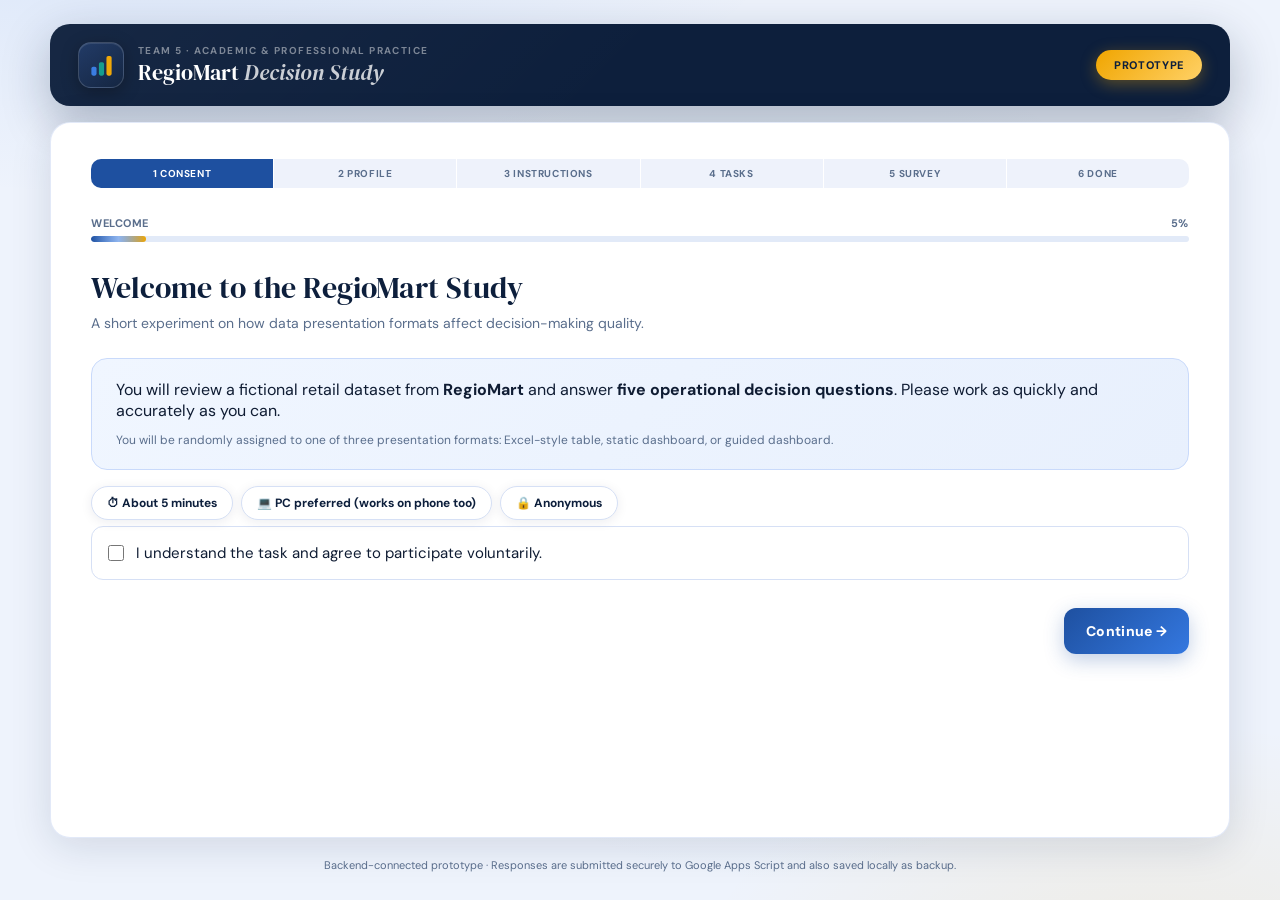
<file: index.html>
<!DOCTYPE html>
<html lang="en">
<head>
<meta charset="UTF-8"/>
<meta name="viewport" content="width=device-width, initial-scale=1.0, viewport-fit=cover"/>
<meta name="theme-color" content="#0d1f3c"/>
<meta name="description" content="RegioMart Decision-Making Experiment — Team 5, University of Bremen. A ~5-minute study on how data presentation formats affect business decisions."/>
<meta name="mobile-web-app-capable" content="yes"/>
<meta name="apple-mobile-web-app-capable" content="yes"/>
<meta name="apple-mobile-web-app-status-bar-style" content="black-translucent"/>
<meta name="apple-mobile-web-app-title" content="RegioMart Study"/>
<meta name="format-detection" content="telephone=no"/>
<link rel="icon" type="image/png" href="[data-uri]"/>
<link rel="apple-touch-icon" href="[data-uri]"/>
<title>RegioMart Decision-Making Experiment</title>
<link href="https://fonts.googleapis.com/css2?family=DM+Serif+Display:ital@0;1&family=DM+Sans:opsz,wght@9..40,300;9..40,400;9..40,500;9..40,700;9..40,800&display=swap" rel="stylesheet"/>
<style>
:root{
  --navy:#0d1f3c;
  --navy2:#162b50;
  --blue:#1e50a0;
  --blue2:#3478e0;
  --accent:#f0a500;
  --accent2:#ffd166;
  --teal:#0f9a8a;
  --rose:#e84855;
  --light:#f5f8ff;
  --mid:#d6e0f5;
  --text:#0f1c33;
  --muted:#5a6e8c;
  --card:#ffffff;
  --radius:20px;
  --shadow:0 8px 40px rgba(13,31,60,.13);
  --shadow-sm:0 2px 12px rgba(13,31,60,.08);
  --green:#10b981;
  --orange:#f59e0b;
  --red:#ef4444;
}
*{box-sizing:border-box;margin:0;padding:0}
html{scroll-behavior:smooth}
body{font-family:'DM Sans',system-ui,sans-serif;background:#eef3fc;color:var(--text);min-height:100dvh;overflow-x:hidden;-webkit-font-smoothing:antialiased;text-rendering:optimizeLegibility;-webkit-tap-highlight-color:transparent}

/* ── ANIMATED BACKGROUND ── */
body::before{
  content:'';position:fixed;inset:0;z-index:-1;
  background:
    radial-gradient(ellipse 80% 60% at 10% -20%,rgba(52,120,224,.14) 0%,transparent 70%),
    radial-gradient(ellipse 60% 50% at 90% 110%,rgba(240,165,0,.10) 0%,transparent 60%),
    radial-gradient(ellipse 50% 70% at 60% 50%,rgba(15,154,138,.06) 0%,transparent 70%),
    #eef3fc;
}

/* ── SHELL ── */
.app-shell{max-width:1220px;margin:0 auto;min-height:100dvh;padding:24px 20px;padding-left:max(20px,env(safe-area-inset-left));padding-right:max(20px,env(safe-area-inset-right));padding-bottom:max(24px,env(safe-area-inset-bottom));display:flex;flex-direction:column;gap:16px}

/* ── HEADER ── */
header{
  display:flex;align-items:center;justify-content:space-between;gap:16px;
  padding:18px 28px;background:var(--navy);
  border-radius:var(--radius);box-shadow:0 16px 48px rgba(13,31,60,.28);
  position:relative;overflow:hidden;
}
header::after{content:'';position:absolute;inset:0;background:linear-gradient(135deg,rgba(255,255,255,.04) 0%,transparent 50%);pointer-events:none}
.header-brand{display:flex;align-items:center;gap:14px;min-width:0}
.logo-mark{width:46px;height:46px;flex-shrink:0;border-radius:13px;background:linear-gradient(145deg,#1a3461,#0d1f3c);border:1px solid rgba(255,255,255,.16);display:flex;align-items:center;justify-content:center;box-shadow:0 4px 16px rgba(0,0,0,.35),inset 0 1px 0 rgba(255,255,255,.1)}
.logo-mark svg{width:27px;height:27px}
.header-logo{display:flex;flex-direction:column;gap:2px;min-width:0}
.h1-light{opacity:.78;font-style:italic}
.eyebrow{font-size:10px;font-weight:700;letter-spacing:.14em;text-transform:uppercase;color:rgba(255,255,255,.45)}
h1{font-family:'DM Serif Display',Georgia,serif;font-size:22px;color:#fff;font-weight:400;line-height:1.2}
.badge{
  padding:8px 18px;border-radius:999px;
  background:linear-gradient(135deg,var(--accent),var(--accent2));
  font-weight:800;font-size:11px;letter-spacing:.06em;text-transform:uppercase;
  color:var(--navy);white-space:nowrap;box-shadow:0 4px 16px rgba(240,165,0,.35);
}

/* ── MAIN CARD ── */
main{
  background:var(--card);border:1px solid rgba(214,224,245,.7);
  border-radius:var(--radius);box-shadow:var(--shadow);
  padding:36px 40px;flex:1;min-height:540px;
  animation:fadeUp .45s cubic-bezier(.22,1,.36,1) both;
}
@keyframes fadeUp{from{opacity:0;transform:translateY(16px)}to{opacity:1;transform:translateY(0)}}
main.flash{animation:fadeUp .35s cubic-bezier(.22,1,.36,1) both}

/* ── FOOTER ── */
footer{font-size:11px;color:var(--muted);text-align:center;padding:4px}

/* ── PROGRESS ── */
.progress-wrap{margin-bottom:28px}
.progress-label{display:flex;justify-content:space-between;font-size:11px;font-weight:700;color:var(--muted);letter-spacing:.05em;text-transform:uppercase;margin-bottom:6px}
.progress{height:6px;background:#e2eaf8;border-radius:999px;overflow:hidden}
.progress>div{height:100%;background:linear-gradient(90deg,var(--blue),var(--blue2),var(--accent));transition:width .6s cubic-bezier(.22,1,.36,1);border-radius:999px}

/* ── SECTION HEADING ── */
.section-head{margin-bottom:24px}
.section-head h2{font-family:'DM Serif Display',Georgia,serif;font-size:30px;font-weight:400;color:var(--navy);line-height:1.2;margin-bottom:6px}
.section-head p{color:var(--muted);font-size:14px;line-height:1.6}

/* ── CARDS ── */
.card{border-radius:16px;padding:20px 24px;margin:14px 0}
.card-info{background:linear-gradient(135deg,#f0f6ff,#e8f0fd);border:1px solid #c9dafb}
.card-warn{background:linear-gradient(135deg,#fffbf0,#fff4d6);border:1px solid #fde68a}
.card-success{background:linear-gradient(135deg,#f0fdf8,#dcfce7);border:1px solid #86efac}
.card-navy{background:var(--navy);color:#fff;border:none}
.card-navy .small{color:rgba(255,255,255,.55)}

/* ── FORM ELEMENTS ── */
label.field-label{display:block;font-weight:700;font-size:13px;letter-spacing:.03em;color:var(--navy);margin:18px 0 6px}
input[type="number"],input[type="text"],select,textarea{
  width:100%;padding:11px 14px;
  border:1.5px solid #d0dbf0;border-radius:12px;
  font-size:16px;font-family:inherit;color:var(--text);
  background:white;transition:border-color .2s,box-shadow .2s;outline:none;
  -webkit-appearance:none;appearance:none;
}
input[type="number"]:focus,select:focus,textarea:focus{border-color:var(--blue2);box-shadow:0 0 0 3px rgba(52,120,224,.12)}
input[type="range"]{padding:0;border:none;background:none;cursor:pointer;accent-color:var(--blue2)}
.range-row{display:flex;align-items:center;gap:10px}
.range-val{font-weight:800;color:var(--blue2);min-width:20px;text-align:center;font-size:16px}
input[type="checkbox"],input[type="radio"]{accent-color:var(--blue2);width:16px;height:16px;cursor:pointer;flex-shrink:0}
.grid{display:grid;grid-template-columns:repeat(2,1fr);gap:20px}
.grid3{display:grid;grid-template-columns:repeat(3,1fr);gap:16px}

/* ── RADIO GROUP ── */
.radio-group{display:flex;flex-direction:column;gap:8px;margin:12px 0}
.radio-option{
  display:flex;align-items:center;gap:12px;padding:12px 16px;min-height:48px;
  touch-action:manipulation;
  border:1.5px solid #d6e0f5;border-radius:12px;cursor:pointer;
  transition:all .18s;background:white;font-size:14px;font-weight:500;
}
.radio-option:hover{border-color:var(--blue2);background:#f5f8ff}
.radio-option input[type="radio"]:checked ~ span{color:var(--blue2);font-weight:700}
.radio-option:has(input:checked){border-color:var(--blue2);background:linear-gradient(135deg,#f5f8ff,#eaf0fc);box-shadow:0 0 0 3px rgba(52,120,224,.1)}
.consent-row{display:flex;align-items:center;gap:12px;padding:16px;border:1.5px solid #d6e0f5;border-radius:12px;cursor:pointer;font-size:15px;background:white;transition:all .18s}
.consent-row:hover{border-color:var(--blue2);background:#f5f8ff}
.consent-row:has(input:checked){border-color:var(--teal);background:#f0fdf8}

/* ── ACTIONS ── */
.actions{display:flex;gap:12px;justify-content:flex-end;margin-top:28px;flex-wrap:wrap}
button{
  border:0;border-radius:12px;padding:13px 22px;
  min-height:46px;touch-action:manipulation;user-select:none;-webkit-user-select:none;
  font-weight:800;font-size:14px;cursor:pointer;
  font-family:inherit;letter-spacing:.02em;
  background:linear-gradient(135deg,var(--blue),var(--blue2));
  color:white;box-shadow:0 6px 20px rgba(30,80,160,.28);
  transition:all .18s;
}
button:hover{transform:translateY(-1px);box-shadow:0 10px 28px rgba(30,80,160,.38)}
button:active{transform:translateY(0)}
button.secondary{background:white;color:var(--blue);border:1.5px solid #d6e0f5;box-shadow:var(--shadow-sm)}
button.secondary:hover{background:#f5f8ff;box-shadow:0 6px 18px rgba(13,31,60,.12)}
button.accent-btn{background:linear-gradient(135deg,var(--accent),var(--accent2));color:var(--navy);box-shadow:0 6px 20px rgba(240,165,0,.32)}
button:disabled{opacity:.4;cursor:not-allowed;transform:none}

/* ── SMALL TEXT ── */
.small{font-size:12px;color:var(--muted);line-height:1.5}
.caption{font-size:11px;color:var(--muted);font-weight:600;text-transform:uppercase;letter-spacing:.08em}

/* ── TABLE ── */
.table-wrap{max-height:450px;overflow:auto;-webkit-overflow-scrolling:touch;border:1.5px solid #d6e0f5;border-radius:14px;background:white;margin-top:8px}
.table-wrap::-webkit-scrollbar{width:6px;height:6px}
.table-wrap::-webkit-scrollbar-track{background:#f0f4fa}
.table-wrap::-webkit-scrollbar-thumb{background:#b0c0de;border-radius:3px}
table{border-collapse:collapse;width:100%;min-width:660px;font-size:12.5px}
thead th{position:sticky;top:0;background:var(--navy);color:white;padding:10px 12px;border-right:1px solid rgba(255,255,255,.12);text-align:left;z-index:2;font-weight:700;letter-spacing:.04em;font-size:11px;text-transform:uppercase}
thead th:last-child{border-right:none}
td{padding:8px 12px;border-bottom:1px solid #eef2fb;text-align:right;white-space:nowrap;font-size:13px;font-variant-numeric:tabular-nums}
td.left{text-align:left}
tr:nth-child(even) td{background:#f8faff}
tr:hover td{background:#eef3fc}
.table-info{display:flex;align-items:center;gap:8px;font-size:12px;color:var(--muted);margin-bottom:8px}
.table-info span{background:#e8f0fd;padding:3px 10px;border-radius:999px;font-weight:700;color:var(--blue)}

/* ── DASHBOARD ── */
.dashboard{display:grid;grid-template-columns:repeat(2,1fr);gap:16px;margin-top:10px}
.chart-card{border:1.5px solid #dbe8f8;border-radius:16px;padding:18px;background:white;box-shadow:var(--shadow-sm)}
.chart-title{font-weight:800;color:var(--navy);font-size:14px;margin-bottom:2px}
.chart-sub{font-size:11px;color:var(--muted);margin-bottom:14px;font-weight:500}

/* ── BAR CHART ── */
.bar-row{display:grid;grid-template-columns:110px 1fr 80px;gap:8px;align-items:center;margin:7px 0;font-size:12px}
.bar-track{height:24px;background:#eef2fb;border-radius:999px;overflow:hidden;position:relative}
.bar{height:100%;border-radius:999px;position:relative;transition:width .8s cubic-bezier(.22,1,.36,1)}
.bar-positive{background:linear-gradient(90deg,var(--blue),var(--blue2))}
.bar-negative{background:linear-gradient(90deg,var(--rose),#f87171)}
.bar-val{font-weight:700;text-align:right;font-variant-numeric:tabular-nums;font-size:12px;color:var(--navy)}

/* ── LINE CHART (SVG-based) ── */
.line-chart-svg{width:100%;height:160px}

/* ── KPI GRID ── */
.kpi-grid{display:grid;grid-template-columns:repeat(2,1fr);gap:10px}
.kpi{border:1.5px solid #e2eaf8;border-radius:14px;padding:14px;background:linear-gradient(135deg,#f8faff,white)}
.kpi span{display:block;font-size:11px;color:var(--muted);font-weight:600;text-transform:uppercase;letter-spacing:.06em;margin-bottom:4px}
.kpi strong{font-size:22px;font-family:'DM Serif Display',serif;color:var(--navy);font-weight:400}
.kpi.highlight{border-color:var(--accent);background:linear-gradient(135deg,#fffbf0,white)}
.kpi.highlight strong{color:var(--orange)}

/* ── TABS ── */
.tabs{display:flex;gap:8px;flex-wrap:wrap;margin:0 0 16px;padding:6px;background:#f0f4fd;border-radius:14px}
.tab{
  background:transparent;color:var(--muted);box-shadow:none;
  border:none;padding:9px 18px;font-size:13px;font-weight:700;
  border-radius:10px;transition:all .18s;
}
.tab:hover{background:white;color:var(--navy);transform:none;box-shadow:var(--shadow-sm)}
.tab.active{background:white;color:var(--navy);box-shadow:var(--shadow-sm)}

/* ── TASK LAYOUT ── */
.task-layout{display:grid;grid-template-columns:minmax(0,1.5fr) 340px;gap:20px;align-items:start}
.question-box{
  position:sticky;top:16px;
  border:2px solid var(--blue);border-radius:20px;padding:24px;background:white;
  box-shadow:0 12px 40px rgba(30,80,160,.14);
}
.question-box .q-badge{
  display:inline-block;font-size:10px;font-weight:800;letter-spacing:.1em;text-transform:uppercase;
  background:var(--blue);color:white;padding:4px 12px;border-radius:999px;margin-bottom:12px;
}
.question-box h2{font-family:'DM Serif Display',serif;font-size:18px;color:var(--navy);margin-bottom:10px;line-height:1.4;font-weight:400}
.question-box .q-text{font-size:13.5px;line-height:1.65;color:var(--text);margin-bottom:16px}

/* ── LIKERT ── */
.likert-table{border:1.5px solid #d6e0f5;border-radius:14px;overflow:hidden;margin-bottom:10px}
.likert-head{display:grid;grid-template-columns:1fr repeat(7,46px);gap:0;background:var(--navy);color:white;padding:10px 12px;font-size:11px;font-weight:700;text-transform:uppercase;letter-spacing:.05em}
.likert-head .scale-labels{display:contents}
.likert-line{display:grid;grid-template-columns:1fr repeat(7,46px);gap:0;align-items:center;border-bottom:1px solid #e5ebf8;padding:12px}
.likert-line:last-child{border-bottom:none}
.likert-line:nth-child(even){background:#f8faff}
.likert-line .stmt{font-size:13px;font-weight:500;padding-right:12px;line-height:1.4}
.likert-line label{display:flex;flex-direction:column;align-items:center;gap:4px;cursor:pointer;font-size:11px;color:var(--muted);font-weight:600}
.likert-line label input{margin:0}
.likert-line label:has(input:checked){color:var(--blue2)}
.likert-line label:has(input:checked) input{transform:scale(1.3)}

/* ── RESULT BOX ── */
.result-box{
  background:var(--navy);border-radius:14px;padding:18px;
  white-space:pre-wrap;font-family:'Courier New',monospace;font-size:11.5px;
  color:#7dd3fc;max-height:280px;overflow:auto;line-height:1.7;
}
.result-box::-webkit-scrollbar{width:5px}
.result-box::-webkit-scrollbar-thumb{background:#3478e0;border-radius:3px}

/* ── SCORE DISPLAY ── */
.score-ring{position:relative;width:100px;height:100px;margin:0 auto 16px}
.score-ring svg{transform:rotate(-90deg)}
.score-ring .score-num{
  position:absolute;inset:0;display:flex;flex-direction:column;
  align-items:center;justify-content:center;
  font-family:'DM Serif Display',serif;font-size:28px;color:var(--navy);
}
.score-ring .score-num small{font-family:'DM Sans',sans-serif;font-size:11px;color:var(--muted);font-weight:700}
.accuracy-pills{display:flex;gap:8px;flex-wrap:wrap;margin-top:10px}
.pill{padding:5px 12px;border-radius:999px;font-size:11px;font-weight:700}
.pill-correct{background:#dcfce7;color:#166534}
.pill-wrong{background:#fee2e2;color:#991b1b}

/* ── STEP INDICATOR ── */
.step-row{display:flex;gap:0;margin-bottom:28px;overflow:hidden;border-radius:10px}
.step{flex:1;text-align:center;padding:8px 4px;font-size:10px;font-weight:700;letter-spacing:.06em;text-transform:uppercase;color:var(--muted);background:#eef2fb;transition:all .3s;border-right:1px solid white}
.step:last-child{border-right:none}
.step.done{background:#dbe8fd;color:var(--blue2)}
.step.active{background:var(--blue);color:white}

/* ── STORE MATRIX (task 3 helper) ── */
.matrix-row{display:grid;grid-template-columns:120px 1fr 1fr;gap:8px;align-items:center;font-size:12px;margin:6px 0}
.matrix-label{font-weight:700;color:var(--navy)}
.matrix-bar-wrap{position:relative;height:20px;background:#eef2fb;border-radius:999px;overflow:hidden}
.matrix-bar{height:100%;border-radius:999px;transition:width .8s cubic-bezier(.22,1,.36,1)}
.matrix-bar-g{background:linear-gradient(90deg,#10b981,#34d399)}
.matrix-bar-m{background:linear-gradient(90deg,var(--blue),var(--blue2))}
.above-avg{background:#dcfce7!important}
.below-avg{background:#fee2e2!important}
.avg-line{position:absolute;top:0;bottom:0;width:2px;background:rgba(0,0,0,.25);z-index:2}

/* ── TOOLTIPS ── */
[title]{cursor:help}

/* ── STORE ROWS (dashboard) ── */
.store-row{display:grid;grid-template-columns:110px 1fr 1fr;gap:6px;align-items:center;margin:8px 0;font-size:12px}
.store-row-2{grid-template-columns:110px 1fr;margin:6px 0}

/* ── WELCOME CHIPS ── */
.chip-row{display:flex;gap:8px;flex-wrap:wrap;margin:16px 0 6px}
.chip{display:inline-flex;align-items:center;gap:6px;background:white;border:1.5px solid #d6e0f5;border-radius:999px;padding:8px 15px;font-size:12px;font-weight:700;color:var(--navy);box-shadow:var(--shadow-sm)}

/* ── PROGRESS SHIMMER ── */
.progress>div{position:relative;overflow:hidden}
.progress>div::after{content:'';position:absolute;inset:0;background:linear-gradient(90deg,transparent,rgba(255,255,255,.45),transparent);animation:shimmer 2.4s ease-in-out infinite}
@keyframes shimmer{from{transform:translateX(-100%)}to{transform:translateX(100%)}}

/* ── TOAST ── */
.toast{position:fixed;left:50%;bottom:max(26px,env(safe-area-inset-bottom));transform:translate(-50%,16px);background:var(--navy);color:#fff;padding:13px 20px;border-radius:14px;font-size:13.5px;font-weight:600;box-shadow:0 12px 36px rgba(13,31,60,.45);z-index:999;opacity:0;pointer-events:none;transition:opacity .25s,transform .25s;max-width:min(460px,calc(100vw - 36px));text-align:center;line-height:1.5}
.toast.show{opacity:1;transform:translate(-50%,0)}
.toast.warn{background:#7c2d12;border:1px solid rgba(253,186,116,.6)}

/* ── FLOATING "BACK TO QUESTION" BUTTON ── */
.fab-answer{display:none}

/* ── MEDIA QUERIES ── */
@media(max-width:900px){
  .grid,.grid3,.dashboard,.task-layout{grid-template-columns:1fr}
  .question-box{position:static}
  .task-layout aside{order:-1}
  main{padding:24px 20px}
  h1{font-size:18px}
  .likert-head,.likert-line{grid-template-columns:1fr repeat(7,34px)}
  .fab-answer{
    display:flex;position:fixed;right:max(16px,env(safe-area-inset-right));bottom:max(18px,env(safe-area-inset-bottom));
    z-index:60;align-items:center;gap:7px;padding:13px 19px;border-radius:999px;
    background:linear-gradient(135deg,var(--accent),var(--accent2));color:var(--navy);
    font-weight:800;font-size:13px;box-shadow:0 10px 30px rgba(240,165,0,.5);min-height:48px;
  }
  .fab-answer:hover{transform:none}
}
@media(max-width:700px){
  /* Likert becomes tap-friendly pill grid */
  .likert-head .scale-labels,.likert-head div:not(:first-child){display:none}
  .likert-head{grid-template-columns:1fr;padding:10px 14px}
  .likert-line{display:grid;grid-template-columns:repeat(7,1fr);gap:6px;padding:14px 12px}
  .likert-line .stmt{grid-column:1/-1;margin-bottom:8px;padding-right:0;font-size:13.5px;font-weight:600;color:var(--navy)}
  .likert-line label{position:relative;flex-direction:row;justify-content:center;border:1.5px solid #d6e0f5;border-radius:10px;padding:11px 0;background:white;font-size:14px;font-weight:700;color:var(--muted);min-height:42px;touch-action:manipulation;transition:all .15s}
  .likert-line label input{position:absolute;opacity:0;pointer-events:none}
  .likert-line label:has(input:checked){border-color:var(--blue2);background:linear-gradient(135deg,#eaf2ff,#dce9ff);color:var(--blue);box-shadow:0 0 0 2px rgba(52,120,224,.2)}
  .likert-line label:has(input:checked) input{transform:none}
}
@media(max-width:640px){
  .app-shell{padding:12px;gap:12px;padding-left:max(12px,env(safe-area-inset-left));padding-right:max(12px,env(safe-area-inset-right))}
  header{padding:13px 16px;flex-wrap:wrap;gap:10px;border-radius:16px}
  .logo-mark{width:40px;height:40px;border-radius:11px}
  .logo-mark svg{width:23px;height:23px}
  h1{font-size:16.5px}
  .eyebrow{font-size:9px}
  .badge{padding:7px 13px;font-size:10px}
  main{padding:20px 16px;border-radius:16px;min-height:0}
  .section-head h2{font-size:23px}
  .section-head p{font-size:13.5px}
  .card{padding:16px 16px;border-radius:14px}
  .actions{flex-direction:column}
  .actions button{width:100%}
  .question-box{padding:18px 16px;border-radius:16px}
  .step .step-l{display:none}
  .step{padding:9px 2px;font-size:11px}
  .bar-row{grid-template-columns:78px 1fr 58px;gap:6px}
  .bar-row div:first-child{font-size:11px;overflow:hidden;text-overflow:ellipsis;white-space:nowrap}
  .bar-val{font-size:11px}
  .chart-card{padding:15px 14px}
  .store-row{grid-template-columns:82px 1fr 1fr}
  .store-row .small,.store-row div{font-size:10.5px}
  .store-row div:first-child{font-size:11px;overflow:hidden;text-overflow:ellipsis;white-space:nowrap}
  .tabs{flex-wrap:nowrap;overflow-x:auto;-webkit-overflow-scrolling:touch;scrollbar-width:none}
  .tabs::-webkit-scrollbar{display:none}
  .tab{white-space:nowrap;flex-shrink:0;padding:10px 14px}
  /* Sticky first column so store names stay visible while swiping the table */
  #excelTable td:first-child,#excelTable th:first-child{position:sticky;left:0;background:white;z-index:1;box-shadow:2px 0 4px rgba(13,31,60,.06)}
  #excelTable thead th:first-child{z-index:3;background:var(--navy)}
  #excelTable tr:nth-child(even) td:first-child{background:#f8faff}
  .table-wrap{max-height:55vh}
  .kpi strong{font-size:19px}
  .grid3{gap:12px}
  footer{font-size:10px;line-height:1.5}
}
</style>
</head>
<body>
<div class="app-shell">
  <header>
    <div class="header-brand">
      <div class="logo-mark" aria-hidden="true">
        <svg viewBox="0 0 24 24" fill="none" xmlns="http://www.w3.org/2000/svg">
          <rect x="3" y="13" width="4.6" height="8" rx="1.6" fill="#3478e0"/>
          <rect x="9.7" y="9" width="4.6" height="12" rx="1.6" fill="#0f9a8a"/>
          <rect x="16.4" y="3.5" width="4.6" height="17.5" rx="1.6" fill="#f0a500"/>
        </svg>
      </div>
      <div class="header-logo">
        <p class="eyebrow">Team 5 · Academic &amp; Professional Practice</p>
        <h1>RegioMart <span class="h1-light">Decision Study</span></h1>
      </div>
    </div>
    <div class="badge" id="conditionBadge">Prototype</div>
  </header>
  <main id="app"><noscript>This study requires JavaScript. Please enable it and reload the page.</noscript></main>
  <footer>Backend-connected prototype · Responses are submitted securely to Google Apps Script and also saved locally as backup.</footer>
</div>

<script>
/* ─── BACKEND CONFIGURATION ─── */
const BACKEND_URL = "https://script.google.com/macros/s/AKfycbwUSb-6pUEQxJjjiV7x49iy4QLRBqHJkkOnskAbnSZKBjwRB4DX-sjQdPP7N1jM606x/exec";
const BACKEND_DEPLOYMENT_ID = "AKfycbyH0YktftWXqg9Tiblvk8y4Kk6UKtlPCF3JCckWarJEZhHrUvND3dYE0yiX_Xs_AnD0";
const STUDY_NAME = "RegioMart Decision-Making Experiment";
const PROTOTYPE_VERSION = "backend-connected-v1.0";

function createParticipantId(){
  return "P-" + Date.now() + "-" + Math.floor(Math.random() * 100000);
}

function setBackendStatus(message,type){
  const el=$("backendStatus");
  if(!el)return;
  const colors={
    pending:["#fff7ed","#fed7aa","#9a3412"],
    success:["#f0fdf4","#86efac","#166534"],
    error:["#fef2f2","#fecaca","#991b1b"]
  };
  const c=colors[type]||colors.pending;
  el.style.background=c[0];
  el.style.borderColor=c[1];
  el.style.color=c[2];
  el.textContent=message;
}

async function sendResultsToBackend(resultsData){
  if(!BACKEND_URL || BACKEND_URL.includes("PASTE_YOUR")){
    setBackendStatus("Backend URL is missing. Results were saved locally only.","error");
    return false;
  }

  const payload={
    ...resultsData,
    backend_url:BACKEND_URL,
    deployment_id:BACKEND_DEPLOYMENT_ID,
    submitted_at:new Date().toISOString(),
    user_agent:navigator.userAgent
  };

  // Google Apps Script receives this safely as e.parameter.
  // This is more reliable than raw JSON for GitHub Pages + Apps Script.
  const formData = new URLSearchParams();
  Object.keys(payload).forEach(key => {
    formData.append(key, payload[key] == null ? "" : String(payload[key]));
  });

  try{
    await fetch(BACKEND_URL,{
      method:"POST",
      mode:"no-cors",
      body:formData
    });
    setBackendStatus("Results submitted to Google Sheet. Please refresh the sheet to check the new row.","success");
    return true;
  }catch(error){
    console.error("Backend submission failed:",error);
    setBackendStatus("Automatic backend submission failed. The CSV/local backup is still available.","error");
    return false;
  }
}

/* ─── DATA ─── */
const REGIOMART_DATA=[{"Store":"Bremen-1","Region":"North","Month":"Jan","ProductCategory":"Electronics","UnitsSold":454,"Revenue":90800,"Costs":63560,"Inventory":161},{"Store":"Bremen-1","Region":"North","Month":"Jan","ProductCategory":"Apparel","UnitsSold":609,"Revenue":30450,"Costs":18270,"Inventory":225},{"Store":"Bremen-1","Region":"North","Month":"Jan","ProductCategory":"Groceries","UnitsSold":2163,"Revenue":21630,"Costs":17304,"Inventory":396},{"Store":"Bremen-1","Region":"North","Month":"Jan","ProductCategory":"Home","UnitsSold":293,"Revenue":23440,"Costs":16408,"Inventory":164},{"Store":"Bremen-1","Region":"North","Month":"Feb","ProductCategory":"Electronics","UnitsSold":429,"Revenue":85800,"Costs":60060,"Inventory":187},{"Store":"Bremen-1","Region":"North","Month":"Feb","ProductCategory":"Apparel","UnitsSold":583,"Revenue":29150,"Costs":17490,"Inventory":215},{"Store":"Bremen-1","Region":"North","Month":"Feb","ProductCategory":"Groceries","UnitsSold":2163,"Revenue":21630,"Costs":17304,"Inventory":422},{"Store":"Bremen-1","Region":"North","Month":"Feb","ProductCategory":"Home","UnitsSold":292,"Revenue":23360,"Costs":16352,"Inventory":165},{"Store":"Bremen-1","Region":"North","Month":"Mar","ProductCategory":"Electronics","UnitsSold":422,"Revenue":84400,"Costs":59080,"Inventory":194},{"Store":"Bremen-1","Region":"North","Month":"Mar","ProductCategory":"Apparel","UnitsSold":597,"Revenue":29850,"Costs":17910,"Inventory":238},{"Store":"Bremen-1","Region":"North","Month":"Mar","ProductCategory":"Groceries","UnitsSold":2212,"Revenue":22120,"Costs":17696,"Inventory":390},{"Store":"Bremen-1","Region":"North","Month":"Mar","ProductCategory":"Home","UnitsSold":295,"Revenue":23600,"Costs":16520,"Inventory":140},{"Store":"Bremen-1","Region":"North","Month":"Apr","ProductCategory":"Electronics","UnitsSold":424,"Revenue":84800,"Costs":59360,"Inventory":181},{"Store":"Bremen-1","Region":"North","Month":"Apr","ProductCategory":"Apparel","UnitsSold":592,"Revenue":29600,"Costs":17760,"Inventory":223},{"Store":"Bremen-1","Region":"North","Month":"Apr","ProductCategory":"Groceries","UnitsSold":2260,"Revenue":22600,"Costs":18080,"Inventory":411},{"Store":"Bremen-1","Region":"North","Month":"Apr","ProductCategory":"Home","UnitsSold":283,"Revenue":22640,"Costs":15848,"Inventory":154},{"Store":"Bremen-1","Region":"North","Month":"May","ProductCategory":"Electronics","UnitsSold":399,"Revenue":79800,"Costs":55860,"Inventory":182},{"Store":"Bremen-1","Region":"North","Month":"May","ProductCategory":"Apparel","UnitsSold":604,"Revenue":30200,"Costs":18120,"Inventory":212},{"Store":"Bremen-1","Region":"North","Month":"May","ProductCategory":"Groceries","UnitsSold":2230,"Revenue":22300,"Costs":17840,"Inventory":424},{"Store":"Bremen-1","Region":"North","Month":"May","ProductCategory":"Home","UnitsSold":283,"Revenue":22640,"Costs":15848,"Inventory":154},{"Store":"Bremen-1","Region":"North","Month":"Jun","ProductCategory":"Electronics","UnitsSold":389,"Revenue":77800,"Costs":54460,"Inventory":178},{"Store":"Bremen-1","Region":"North","Month":"Jun","ProductCategory":"Apparel","UnitsSold":612,"Revenue":30600,"Costs":18360,"Inventory":249},{"Store":"Bremen-1","Region":"North","Month":"Jun","ProductCategory":"Groceries","UnitsSold":2251,"Revenue":22510,"Costs":18008,"Inventory":413},{"Store":"Bremen-1","Region":"North","Month":"Jun","ProductCategory":"Home","UnitsSold":291,"Revenue":23280,"Costs":16296,"Inventory":134},{"Store":"Bremen-1","Region":"North","Month":"Jul","ProductCategory":"Electronics","UnitsSold":378,"Revenue":75600,"Costs":52920,"Inventory":174},{"Store":"Bremen-1","Region":"North","Month":"Jul","ProductCategory":"Apparel","UnitsSold":610,"Revenue":30500,"Costs":18300,"Inventory":215},{"Store":"Bremen-1","Region":"North","Month":"Jul","ProductCategory":"Groceries","UnitsSold":2247,"Revenue":22470,"Costs":17976,"Inventory":396},{"Store":"Bremen-1","Region":"North","Month":"Jul","ProductCategory":"Home","UnitsSold":288,"Revenue":23040,"Costs":16128,"Inventory":159},{"Store":"Bremen-1","Region":"North","Month":"Aug","ProductCategory":"Electronics","UnitsSold":381,"Revenue":76200,"Costs":53340,"Inventory":183},{"Store":"Bremen-1","Region":"North","Month":"Aug","ProductCategory":"Apparel","UnitsSold":588,"Revenue":29400,"Costs":17640,"Inventory":232},{"Store":"Bremen-1","Region":"North","Month":"Aug","ProductCategory":"Groceries","UnitsSold":2162,"Revenue":21620,"Costs":17296,"Inventory":407},{"Store":"Bremen-1","Region":"North","Month":"Aug","ProductCategory":"Home","UnitsSold":294,"Revenue":23520,"Costs":16464,"Inventory":134},{"Store":"Bremen-1","Region":"North","Month":"Sep","ProductCategory":"Electronics","UnitsSold":371,"Revenue":74200,"Costs":51940,"Inventory":170},{"Store":"Bremen-1","Region":"North","Month":"Sep","ProductCategory":"Apparel","UnitsSold":601,"Revenue":30050,"Costs":18030,"Inventory":225},{"Store":"Bremen-1","Region":"North","Month":"Sep","ProductCategory":"Groceries","UnitsSold":2156,"Revenue":21560,"Costs":17248,"Inventory":414},{"Store":"Bremen-1","Region":"North","Month":"Sep","ProductCategory":"Home","UnitsSold":286,"Revenue":22880,"Costs":16016,"Inventory":170},{"Store":"Bremen-1","Region":"North","Month":"Oct","ProductCategory":"Electronics","UnitsSold":362,"Revenue":72400,"Costs":50680,"Inventory":174},{"Store":"Bremen-1","Region":"North","Month":"Oct","ProductCategory":"Apparel","UnitsSold":607,"Revenue":30350,"Costs":18210,"Inventory":213},{"Store":"Bremen-1","Region":"North","Month":"Oct","ProductCategory":"Groceries","UnitsSold":2164,"Revenue":21640,"Costs":17312,"Inventory":1025},{"Store":"Bremen-1","Region":"North","Month":"Oct","ProductCategory":"Home","UnitsSold":295,"Revenue":23600,"Costs":16520,"Inventory":155},{"Store":"Bremen-1","Region":"North","Month":"Nov","ProductCategory":"Electronics","UnitsSold":343,"Revenue":68600,"Costs":48020,"Inventory":173},{"Store":"Bremen-1","Region":"North","Month":"Nov","ProductCategory":"Apparel","UnitsSold":615,"Revenue":30750,"Costs":18450,"Inventory":246},{"Store":"Bremen-1","Region":"North","Month":"Nov","ProductCategory":"Groceries","UnitsSold":2250,"Revenue":22500,"Costs":18000,"Inventory":410},{"Store":"Bremen-1","Region":"North","Month":"Nov","ProductCategory":"Home","UnitsSold":285,"Revenue":22800,"Costs":15960,"Inventory":161},{"Store":"Bremen-1","Region":"North","Month":"Dec","ProductCategory":"Electronics","UnitsSold":335,"Revenue":67000,"Costs":46900,"Inventory":189},{"Store":"Bremen-1","Region":"North","Month":"Dec","ProductCategory":"Apparel","UnitsSold":587,"Revenue":29350,"Costs":17610,"Inventory":218},{"Store":"Bremen-1","Region":"North","Month":"Dec","ProductCategory":"Groceries","UnitsSold":2167,"Revenue":21670,"Costs":17336,"Inventory":425},{"Store":"Bremen-1","Region":"North","Month":"Dec","ProductCategory":"Home","UnitsSold":291,"Revenue":23280,"Costs":16296,"Inventory":167},{"Store":"Hamburg-1","Region":"North","Month":"Jan","ProductCategory":"Electronics","UnitsSold":470,"Revenue":94000,"Costs":62980,"Inventory":197},{"Store":"Hamburg-1","Region":"North","Month":"Jan","ProductCategory":"Apparel","UnitsSold":626,"Revenue":31300,"Costs":17841,"Inventory":224},{"Store":"Hamburg-1","Region":"North","Month":"Jan","ProductCategory":"Groceries","UnitsSold":2178,"Revenue":21780,"Costs":17424,"Inventory":412},{"Store":"Hamburg-1","Region":"North","Month":"Jan","ProductCategory":"Home","UnitsSold":298,"Revenue":23840,"Costs":16688,"Inventory":166},{"Store":"Hamburg-1","Region":"North","Month":"Feb","ProductCategory":"Electronics","UnitsSold":458,"Revenue":91600,"Costs":61372,"Inventory":188},{"Store":"Hamburg-1","Region":"North","Month":"Feb","ProductCategory":"Apparel","UnitsSold":607,"Revenue":30350,"Costs":17300,"Inventory":219},{"Store":"Hamburg-1","Region":"North","Month":"Feb","ProductCategory":"Groceries","UnitsSold":2195,"Revenue":21950,"Costs":17560,"Inventory":405},{"Store":"Hamburg-1","Region":"North","Month":"Feb","ProductCategory":"Home","UnitsSold":297,"Revenue":23760,"Costs":16632,"Inventory":140},{"Store":"Hamburg-1","Region":"North","Month":"Mar","ProductCategory":"Electronics","UnitsSold":454,"Revenue":90800,"Costs":60836,"Inventory":196},{"Store":"Hamburg-1","Region":"North","Month":"Mar","ProductCategory":"Apparel","UnitsSold":618,"Revenue":30900,"Costs":17613,"Inventory":231},{"Store":"Hamburg-1","Region":"North","Month":"Mar","ProductCategory":"Groceries","UnitsSold":2218,"Revenue":22180,"Costs":17744,"Inventory":399},{"Store":"Hamburg-1","Region":"North","Month":"Mar","ProductCategory":"Home","UnitsSold":304,"Revenue":24320,"Costs":17024,"Inventory":145},{"Store":"Hamburg-1","Region":"North","Month":"Apr","ProductCategory":"Electronics","UnitsSold":449,"Revenue":89800,"Costs":60166,"Inventory":178},{"Store":"Hamburg-1","Region":"North","Month":"Apr","ProductCategory":"Apparel","UnitsSold":611,"Revenue":30550,"Costs":17414,"Inventory":223},{"Store":"Hamburg-1","Region":"North","Month":"Apr","ProductCategory":"Groceries","UnitsSold":2245,"Revenue":22450,"Costs":17960,"Inventory":408},{"Store":"Hamburg-1","Region":"North","Month":"Apr","ProductCategory":"Home","UnitsSold":295,"Revenue":23600,"Costs":16520,"Inventory":162},{"Store":"Hamburg-1","Region":"North","Month":"May","ProductCategory":"Electronics","UnitsSold":438,"Revenue":87600,"Costs":58692,"Inventory":192},{"Store":"Hamburg-1","Region":"North","Month":"May","ProductCategory":"Apparel","UnitsSold":622,"Revenue":31100,"Costs":17727,"Inventory":216},{"Store":"Hamburg-1","Region":"North","Month":"May","ProductCategory":"Groceries","UnitsSold":2231,"Revenue":22310,"Costs":17848,"Inventory":423},{"Store":"Hamburg-1","Region":"North","Month":"May","ProductCategory":"Home","UnitsSold":301,"Revenue":24080,"Costs":16856,"Inventory":150},{"Store":"Hamburg-1","Region":"North","Month":"Jun","ProductCategory":"Electronics","UnitsSold":432,"Revenue":86400,"Costs":57888,"Inventory":185},{"Store":"Hamburg-1","Region":"North","Month":"Jun","ProductCategory":"Apparel","UnitsSold":624,"Revenue":31200,"Costs":17784,"Inventory":240},{"Store":"Hamburg-1","Region":"North","Month":"Jun","ProductCategory":"Groceries","UnitsSold":2228,"Revenue":22280,"Costs":17824,"Inventory":411},{"Store":"Hamburg-1","Region":"North","Month":"Jun","ProductCategory":"Home","UnitsSold":299,"Revenue":23920,"Costs":16744,"Inventory":139},{"Store":"Hamburg-1","Region":"North","Month":"Jul","ProductCategory":"Electronics","UnitsSold":440,"Revenue":88000,"Costs":58960,"Inventory":180},{"Store":"Hamburg-1","Region":"North","Month":"Jul","ProductCategory":"Apparel","UnitsSold":632,"Revenue":31600,"Costs":18012,"Inventory":220},{"Store":"Hamburg-1","Region":"North","Month":"Jul","ProductCategory":"Groceries","UnitsSold":2214,"Revenue":22140,"Costs":17712,"Inventory":407},{"Store":"Hamburg-1","Region":"North","Month":"Jul","ProductCategory":"Home","UnitsSold":302,"Revenue":24160,"Costs":16912,"Inventory":156},{"Store":"Hamburg-1","Region":"North","Month":"Aug","ProductCategory":"Electronics","UnitsSold":435,"Revenue":87000,"Costs":58290,"Inventory":188},{"Store":"Hamburg-1","Region":"North","Month":"Aug","ProductCategory":"Apparel","UnitsSold":625,"Revenue":31250,"Costs":17813,"Inventory":235},{"Store":"Hamburg-1","Region":"North","Month":"Aug","ProductCategory":"Groceries","UnitsSold":2207,"Revenue":22070,"Costs":17656,"Inventory":399},{"Store":"Hamburg-1","Region":"North","Month":"Aug","ProductCategory":"Home","UnitsSold":297,"Revenue":23760,"Costs":16632,"Inventory":141},{"Store":"Hamburg-1","Region":"North","Month":"Sep","ProductCategory":"Electronics","UnitsSold":428,"Revenue":85600,"Costs":57352,"Inventory":175},{"Store":"Hamburg-1","Region":"North","Month":"Sep","ProductCategory":"Apparel","UnitsSold":619,"Revenue":30950,"Costs":17642,"Inventory":222},{"Store":"Hamburg-1","Region":"North","Month":"Sep","ProductCategory":"Groceries","UnitsSold":2195,"Revenue":21950,"Costs":17560,"Inventory":412},{"Store":"Hamburg-1","Region":"North","Month":"Sep","ProductCategory":"Home","UnitsSold":294,"Revenue":23520,"Costs":16464,"Inventory":168},{"Store":"Hamburg-1","Region":"North","Month":"Oct","ProductCategory":"Electronics","UnitsSold":420,"Revenue":84000,"Costs":56280,"Inventory":183},{"Store":"Hamburg-1","Region":"North","Month":"Oct","ProductCategory":"Apparel","UnitsSold":614,"Revenue":30700,"Costs":17499,"Inventory":210},{"Store":"Hamburg-1","Region":"North","Month":"Oct","ProductCategory":"Groceries","UnitsSold":2202,"Revenue":22020,"Costs":17616,"Inventory":402},{"Store":"Hamburg-1","Region":"North","Month":"Oct","ProductCategory":"Home","UnitsSold":298,"Revenue":23840,"Costs":16688,"Inventory":157},{"Store":"Hamburg-1","Region":"North","Month":"Nov","ProductCategory":"Electronics","UnitsSold":408,"Revenue":81600,"Costs":54672,"Inventory":178},{"Store":"Hamburg-1","Region":"North","Month":"Nov","ProductCategory":"Apparel","UnitsSold":620,"Revenue":31000,"Costs":17670,"Inventory":242},{"Store":"Hamburg-1","Region":"North","Month":"Nov","ProductCategory":"Groceries","UnitsSold":2220,"Revenue":22200,"Costs":17760,"Inventory":408},{"Store":"Hamburg-1","Region":"North","Month":"Nov","ProductCategory":"Home","UnitsSold":291,"Revenue":23280,"Costs":16296,"Inventory":165},{"Store":"Hamburg-1","Region":"North","Month":"Dec","ProductCategory":"Electronics","UnitsSold":398,"Revenue":79600,"Costs":53332,"Inventory":192},{"Store":"Hamburg-1","Region":"North","Month":"Dec","ProductCategory":"Apparel","UnitsSold":610,"Revenue":30500,"Costs":17385,"Inventory":225},{"Store":"Hamburg-1","Region":"North","Month":"Dec","ProductCategory":"Groceries","UnitsSold":2180,"Revenue":21800,"Costs":17440,"Inventory":418},{"Store":"Hamburg-1","Region":"North","Month":"Dec","ProductCategory":"Home","UnitsSold":296,"Revenue":23680,"Costs":16576,"Inventory":160},{"Store":"Frankfurt-1","Region":"Central","Month":"Jan","ProductCategory":"Electronics","UnitsSold":461,"Revenue":92200,"Costs":64540,"Inventory":188},{"Store":"Frankfurt-1","Region":"Central","Month":"Jan","ProductCategory":"Apparel","UnitsSold":598,"Revenue":29900,"Costs":17940,"Inventory":220},{"Store":"Frankfurt-1","Region":"Central","Month":"Jan","ProductCategory":"Groceries","UnitsSold":2174,"Revenue":21740,"Costs":17392,"Inventory":402},{"Store":"Frankfurt-1","Region":"Central","Month":"Jan","ProductCategory":"Home","UnitsSold":291,"Revenue":23280,"Costs":16296,"Inventory":155},{"Store":"Frankfurt-1","Region":"Central","Month":"Feb","ProductCategory":"Electronics","UnitsSold":448,"Revenue":89600,"Costs":62720,"Inventory":180},{"Store":"Frankfurt-1","Region":"Central","Month":"Feb","ProductCategory":"Apparel","UnitsSold":590,"Revenue":29500,"Costs":17700,"Inventory":215},{"Store":"Frankfurt-1","Region":"Central","Month":"Feb","ProductCategory":"Groceries","UnitsSold":2181,"Revenue":21810,"Costs":17448,"Inventory":415},{"Store":"Frankfurt-1","Region":"Central","Month":"Feb","ProductCategory":"Home","UnitsSold":287,"Revenue":22960,"Costs":16072,"Inventory":142},{"Store":"Frankfurt-1","Region":"Central","Month":"Mar","ProductCategory":"Electronics","UnitsSold":440,"Revenue":88000,"Costs":61600,"Inventory":193},{"Store":"Frankfurt-1","Region":"Central","Month":"Mar","ProductCategory":"Apparel","UnitsSold":601,"Revenue":30050,"Costs":18030,"Inventory":230},{"Store":"Frankfurt-1","Region":"Central","Month":"Mar","ProductCategory":"Groceries","UnitsSold":2204,"Revenue":22040,"Costs":17632,"Inventory":395},{"Store":"Frankfurt-1","Region":"Central","Month":"Mar","ProductCategory":"Home","UnitsSold":294,"Revenue":23520,"Costs":16464,"Inventory":148},{"Store":"Frankfurt-1","Region":"Central","Month":"Apr","ProductCategory":"Electronics","UnitsSold":435,"Revenue":87000,"Costs":60900,"Inventory":175},{"Store":"Frankfurt-1","Region":"Central","Month":"Apr","ProductCategory":"Apparel","UnitsSold":595,"Revenue":29750,"Costs":17850,"Inventory":220},{"Store":"Frankfurt-1","Region":"Central","Month":"Apr","ProductCategory":"Groceries","UnitsSold":2230,"Revenue":22300,"Costs":17840,"Inventory":408},{"Store":"Frankfurt-1","Region":"Central","Month":"Apr","ProductCategory":"Home","UnitsSold":285,"Revenue":22800,"Costs":15960,"Inventory":158},{"Store":"Frankfurt-1","Region":"Central","Month":"May","ProductCategory":"Electronics","UnitsSold":420,"Revenue":84000,"Costs":58800,"Inventory":180},{"Store":"Frankfurt-1","Region":"Central","Month":"May","ProductCategory":"Apparel","UnitsSold":600,"Revenue":30000,"Costs":18000,"Inventory":210},{"Store":"Frankfurt-1","Region":"Central","Month":"May","ProductCategory":"Groceries","UnitsSold":2215,"Revenue":22150,"Costs":17720,"Inventory":420},{"Store":"Frankfurt-1","Region":"Central","Month":"May","ProductCategory":"Home","UnitsSold":290,"Revenue":23200,"Costs":16240,"Inventory":150},{"Store":"Frankfurt-1","Region":"Central","Month":"Jun","ProductCategory":"Electronics","UnitsSold":412,"Revenue":82400,"Costs":57680,"Inventory":178},{"Store":"Frankfurt-1","Region":"Central","Month":"Jun","ProductCategory":"Apparel","UnitsSold":608,"Revenue":30400,"Costs":18240,"Inventory":245},{"Store":"Frankfurt-1","Region":"Central","Month":"Jun","ProductCategory":"Groceries","UnitsSold":2238,"Revenue":22380,"Costs":17904,"Inventory":410},{"Store":"Frankfurt-1","Region":"Central","Month":"Jun","ProductCategory":"Home","UnitsSold":288,"Revenue":23040,"Costs":16128,"Inventory":138},{"Store":"Frankfurt-1","Region":"Central","Month":"Jul","ProductCategory":"Electronics","UnitsSold":418,"Revenue":83600,"Costs":58520,"Inventory":175},{"Store":"Frankfurt-1","Region":"Central","Month":"Jul","ProductCategory":"Apparel","UnitsSold":612,"Revenue":30600,"Costs":18360,"Inventory":218},{"Store":"Frankfurt-1","Region":"Central","Month":"Jul","ProductCategory":"Groceries","UnitsSold":2228,"Revenue":22280,"Costs":17824,"Inventory":398},{"Store":"Frankfurt-1","Region":"Central","Month":"Jul","ProductCategory":"Home","UnitsSold":285,"Revenue":22800,"Costs":15960,"Inventory":160},{"Store":"Frankfurt-1","Region":"Central","Month":"Aug","ProductCategory":"Electronics","UnitsSold":410,"Revenue":82000,"Costs":57400,"Inventory":182},{"Store":"Frankfurt-1","Region":"Central","Month":"Aug","ProductCategory":"Apparel","UnitsSold":605,"Revenue":30250,"Costs":18150,"Inventory":228},{"Store":"Frankfurt-1","Region":"Central","Month":"Aug","ProductCategory":"Groceries","UnitsSold":2218,"Revenue":22180,"Costs":17744,"Inventory":404},{"Store":"Frankfurt-1","Region":"Central","Month":"Aug","ProductCategory":"Home","UnitsSold":291,"Revenue":23280,"Costs":16296,"Inventory":138},{"Store":"Frankfurt-1","Region":"Central","Month":"Sep","ProductCategory":"Electronics","UnitsSold":405,"Revenue":81000,"Costs":56700,"Inventory":172},{"Store":"Frankfurt-1","Region":"Central","Month":"Sep","ProductCategory":"Apparel","UnitsSold":598,"Revenue":29900,"Costs":17940,"Inventory":222},{"Store":"Frankfurt-1","Region":"Central","Month":"Sep","ProductCategory":"Groceries","UnitsSold":2200,"Revenue":22000,"Costs":17600,"Inventory":412},{"Store":"Frankfurt-1","Region":"Central","Month":"Sep","ProductCategory":"Home","UnitsSold":286,"Revenue":22880,"Costs":16016,"Inventory":166},{"Store":"Frankfurt-1","Region":"Central","Month":"Oct","ProductCategory":"Electronics","UnitsSold":395,"Revenue":79000,"Costs":55300,"Inventory":178},{"Store":"Frankfurt-1","Region":"Central","Month":"Oct","ProductCategory":"Apparel","UnitsSold":602,"Revenue":30100,"Costs":18060,"Inventory":214},{"Store":"Frankfurt-1","Region":"Central","Month":"Oct","ProductCategory":"Groceries","UnitsSold":2195,"Revenue":21950,"Costs":17560,"Inventory":405},{"Store":"Frankfurt-1","Region":"Central","Month":"Oct","ProductCategory":"Home","UnitsSold":292,"Revenue":23360,"Costs":16352,"Inventory":152},{"Store":"Frankfurt-1","Region":"Central","Month":"Nov","ProductCategory":"Electronics","UnitsSold":380,"Revenue":76000,"Costs":53200,"Inventory":175},{"Store":"Frankfurt-1","Region":"Central","Month":"Nov","ProductCategory":"Apparel","UnitsSold":608,"Revenue":30400,"Costs":18240,"Inventory":240},{"Store":"Frankfurt-1","Region":"Central","Month":"Nov","ProductCategory":"Groceries","UnitsSold":2210,"Revenue":22100,"Costs":17680,"Inventory":410},{"Store":"Frankfurt-1","Region":"Central","Month":"Nov","ProductCategory":"Home","UnitsSold":288,"Revenue":23040,"Costs":16128,"Inventory":160},{"Store":"Frankfurt-1","Region":"Central","Month":"Dec","ProductCategory":"Electronics","UnitsSold":370,"Revenue":74000,"Costs":51800,"Inventory":188},{"Store":"Frankfurt-1","Region":"Central","Month":"Dec","ProductCategory":"Apparel","UnitsSold":595,"Revenue":29750,"Costs":17850,"Inventory":218},{"Store":"Frankfurt-1","Region":"Central","Month":"Dec","ProductCategory":"Groceries","UnitsSold":2175,"Revenue":21750,"Costs":17400,"Inventory":420},{"Store":"Frankfurt-1","Region":"Central","Month":"Dec","ProductCategory":"Home","UnitsSold":285,"Revenue":22800,"Costs":15960,"Inventory":158},{"Store":"Cologne-1","Region":"Central","Month":"Jan","ProductCategory":"Electronics","UnitsSold":458,"Revenue":91600,"Costs":64120,"Inventory":190},{"Store":"Cologne-1","Region":"Central","Month":"Jan","ProductCategory":"Apparel","UnitsSold":602,"Revenue":30100,"Costs":18060,"Inventory":218},{"Store":"Cologne-1","Region":"Central","Month":"Jan","ProductCategory":"Groceries","UnitsSold":2168,"Revenue":21680,"Costs":17344,"Inventory":400},{"Store":"Cologne-1","Region":"Central","Month":"Jan","ProductCategory":"Home","UnitsSold":289,"Revenue":23120,"Costs":16184,"Inventory":162},{"Store":"Cologne-1","Region":"Central","Month":"Feb","ProductCategory":"Electronics","UnitsSold":445,"Revenue":89000,"Costs":62300,"Inventory":184},{"Store":"Cologne-1","Region":"Central","Month":"Feb","ProductCategory":"Apparel","UnitsSold":593,"Revenue":29650,"Costs":17790,"Inventory":212},{"Store":"Cologne-1","Region":"Central","Month":"Feb","ProductCategory":"Groceries","UnitsSold":2175,"Revenue":21750,"Costs":17400,"Inventory":418},{"Store":"Cologne-1","Region":"Central","Month":"Feb","ProductCategory":"Home","UnitsSold":285,"Revenue":22800,"Costs":15960,"Inventory":145},{"Store":"Cologne-1","Region":"Central","Month":"Mar","ProductCategory":"Electronics","UnitsSold":438,"Revenue":87600,"Costs":61320,"Inventory":190},{"Store":"Cologne-1","Region":"Central","Month":"Mar","ProductCategory":"Apparel","UnitsSold":605,"Revenue":30250,"Costs":18150,"Inventory":235},{"Store":"Cologne-1","Region":"Central","Month":"Mar","ProductCategory":"Groceries","UnitsSold":2208,"Revenue":22080,"Costs":17664,"Inventory":393},{"Store":"Cologne-1","Region":"Central","Month":"Mar","ProductCategory":"Home","UnitsSold":292,"Revenue":23360,"Costs":16352,"Inventory":150},{"Store":"Cologne-1","Region":"Central","Month":"Apr","ProductCategory":"Electronics","UnitsSold":430,"Revenue":86000,"Costs":60200,"Inventory":178},{"Store":"Cologne-1","Region":"Central","Month":"Apr","ProductCategory":"Apparel","UnitsSold":598,"Revenue":29900,"Costs":17940,"Inventory":220},{"Store":"Cologne-1","Region":"Central","Month":"Apr","ProductCategory":"Groceries","UnitsSold":2235,"Revenue":22350,"Costs":17880,"Inventory":410},{"Store":"Cologne-1","Region":"Central","Month":"Apr","ProductCategory":"Home","UnitsSold":283,"Revenue":22640,"Costs":15848,"Inventory":155},{"Store":"Cologne-1","Region":"Central","Month":"May","ProductCategory":"Electronics","UnitsSold":418,"Revenue":83600,"Costs":58520,"Inventory":185},{"Store":"Cologne-1","Region":"Central","Month":"May","ProductCategory":"Apparel","UnitsSold":605,"Revenue":30250,"Costs":18150,"Inventory":215},{"Store":"Cologne-1","Region":"Central","Month":"May","ProductCategory":"Groceries","UnitsSold":2222,"Revenue":22220,"Costs":17776,"Inventory":422},{"Store":"Cologne-1","Region":"Central","Month":"May","ProductCategory":"Home","UnitsSold":288,"Revenue":23040,"Costs":16128,"Inventory":152},{"Store":"Cologne-1","Region":"Central","Month":"Jun","ProductCategory":"Electronics","UnitsSold":410,"Revenue":82000,"Costs":57400,"Inventory":180},{"Store":"Cologne-1","Region":"Central","Month":"Jun","ProductCategory":"Apparel","UnitsSold":612,"Revenue":30600,"Costs":18360,"Inventory":242},{"Store":"Cologne-1","Region":"Central","Month":"Jun","ProductCategory":"Groceries","UnitsSold":2240,"Revenue":22400,"Costs":17920,"Inventory":412},{"Store":"Cologne-1","Region":"Central","Month":"Jun","ProductCategory":"Home","UnitsSold":286,"Revenue":22880,"Costs":16016,"Inventory":136},{"Store":"Cologne-1","Region":"Central","Month":"Jul","ProductCategory":"Electronics","UnitsSold":415,"Revenue":83000,"Costs":58100,"Inventory":176},{"Store":"Cologne-1","Region":"Central","Month":"Jul","ProductCategory":"Apparel","UnitsSold":618,"Revenue":30900,"Costs":18540,"Inventory":222},{"Store":"Cologne-1","Region":"Central","Month":"Jul","ProductCategory":"Groceries","UnitsSold":2225,"Revenue":22250,"Costs":17800,"Inventory":400},{"Store":"Cologne-1","Region":"Central","Month":"Jul","ProductCategory":"Home","UnitsSold":290,"Revenue":23200,"Costs":16240,"Inventory":158},{"Store":"Cologne-1","Region":"Central","Month":"Aug","ProductCategory":"Electronics","UnitsSold":408,"Revenue":81600,"Costs":57120,"Inventory":184},{"Store":"Cologne-1","Region":"Central","Month":"Aug","ProductCategory":"Apparel","UnitsSold":610,"Revenue":30500,"Costs":18300,"Inventory":230},{"Store":"Cologne-1","Region":"Central","Month":"Aug","ProductCategory":"Groceries","UnitsSold":2215,"Revenue":22150,"Costs":17720,"Inventory":406},{"Store":"Cologne-1","Region":"Central","Month":"Aug","ProductCategory":"Home","UnitsSold":288,"Revenue":23040,"Costs":16128,"Inventory":140},{"Store":"Cologne-1","Region":"Central","Month":"Sep","ProductCategory":"Electronics","UnitsSold":400,"Revenue":80000,"Costs":56000,"Inventory":174},{"Store":"Cologne-1","Region":"Central","Month":"Sep","ProductCategory":"Apparel","UnitsSold":605,"Revenue":30250,"Costs":18150,"Inventory":220},{"Store":"Cologne-1","Region":"Central","Month":"Sep","ProductCategory":"Groceries","UnitsSold":2205,"Revenue":22050,"Costs":17640,"Inventory":415},{"Store":"Cologne-1","Region":"Central","Month":"Sep","ProductCategory":"Home","UnitsSold":284,"Revenue":22720,"Costs":15904,"Inventory":165},{"Store":"Cologne-1","Region":"Central","Month":"Oct","ProductCategory":"Electronics","UnitsSold":392,"Revenue":78400,"Costs":54880,"Inventory":180},{"Store":"Cologne-1","Region":"Central","Month":"Oct","ProductCategory":"Apparel","UnitsSold":608,"Revenue":30400,"Costs":18240,"Inventory":212},{"Store":"Cologne-1","Region":"Central","Month":"Oct","ProductCategory":"Groceries","UnitsSold":2198,"Revenue":21980,"Costs":17584,"Inventory":408},{"Store":"Cologne-1","Region":"Central","Month":"Oct","ProductCategory":"Home","UnitsSold":290,"Revenue":23200,"Costs":16240,"Inventory":155},{"Store":"Cologne-1","Region":"Central","Month":"Nov","ProductCategory":"Electronics","UnitsSold":378,"Revenue":75600,"Costs":52920,"Inventory":176},{"Store":"Cologne-1","Region":"Central","Month":"Nov","ProductCategory":"Apparel","UnitsSold":614,"Revenue":30700,"Costs":18420,"Inventory":238},{"Store":"Cologne-1","Region":"Central","Month":"Nov","ProductCategory":"Groceries","UnitsSold":2215,"Revenue":22150,"Costs":17720,"Inventory":412},{"Store":"Cologne-1","Region":"Central","Month":"Nov","ProductCategory":"Home","UnitsSold":286,"Revenue":22880,"Costs":16016,"Inventory":158},{"Store":"Cologne-1","Region":"Central","Month":"Dec","ProductCategory":"Electronics","UnitsSold":368,"Revenue":73600,"Costs":51520,"Inventory":190},{"Store":"Cologne-1","Region":"Central","Month":"Dec","ProductCategory":"Apparel","UnitsSold":600,"Revenue":30000,"Costs":18000,"Inventory":220},{"Store":"Cologne-1","Region":"Central","Month":"Dec","ProductCategory":"Groceries","UnitsSold":2180,"Revenue":21800,"Costs":17440,"Inventory":422},{"Store":"Cologne-1","Region":"Central","Month":"Dec","ProductCategory":"Home","UnitsSold":284,"Revenue":22720,"Costs":15904,"Inventory":156},{"Store":"Munich-1","Region":"South","Month":"Jan","ProductCategory":"Electronics","UnitsSold":475,"Revenue":95000,"Costs":66500,"Inventory":198},{"Store":"Munich-1","Region":"South","Month":"Jan","ProductCategory":"Apparel","UnitsSold":632,"Revenue":31600,"Costs":18960,"Inventory":228},{"Store":"Munich-1","Region":"South","Month":"Jan","ProductCategory":"Groceries","UnitsSold":2185,"Revenue":21850,"Costs":17480,"Inventory":415},{"Store":"Munich-1","Region":"South","Month":"Jan","ProductCategory":"Home","UnitsSold":300,"Revenue":24000,"Costs":16800,"Inventory":168},{"Store":"Munich-1","Region":"South","Month":"Feb","ProductCategory":"Electronics","UnitsSold":462,"Revenue":92400,"Costs":64680,"Inventory":190},{"Store":"Munich-1","Region":"South","Month":"Feb","ProductCategory":"Apparel","UnitsSold":620,"Revenue":31000,"Costs":18600,"Inventory":222},{"Store":"Munich-1","Region":"South","Month":"Feb","ProductCategory":"Groceries","UnitsSold":2200,"Revenue":22000,"Costs":17600,"Inventory":420},{"Store":"Munich-1","Region":"South","Month":"Feb","ProductCategory":"Home","UnitsSold":296,"Revenue":23680,"Costs":16576,"Inventory":145},{"Store":"Munich-1","Region":"South","Month":"Mar","ProductCategory":"Electronics","UnitsSold":456,"Revenue":91200,"Costs":63840,"Inventory":198},{"Store":"Munich-1","Region":"South","Month":"Mar","ProductCategory":"Apparel","UnitsSold":628,"Revenue":31400,"Costs":18840,"Inventory":238},{"Store":"Munich-1","Region":"South","Month":"Mar","ProductCategory":"Groceries","UnitsSold":2228,"Revenue":22280,"Costs":17824,"Inventory":402},{"Store":"Munich-1","Region":"South","Month":"Mar","ProductCategory":"Home","UnitsSold":302,"Revenue":24160,"Costs":16912,"Inventory":152},{"Store":"Munich-1","Region":"South","Month":"Apr","ProductCategory":"Electronics","UnitsSold":448,"Revenue":89600,"Costs":62720,"Inventory":182},{"Store":"Munich-1","Region":"South","Month":"Apr","ProductCategory":"Apparel","UnitsSold":620,"Revenue":31000,"Costs":18600,"Inventory":226},{"Store":"Munich-1","Region":"South","Month":"Apr","ProductCategory":"Groceries","UnitsSold":2250,"Revenue":22500,"Costs":18000,"Inventory":412},{"Store":"Munich-1","Region":"South","Month":"Apr","ProductCategory":"Home","UnitsSold":298,"Revenue":23840,"Costs":16688,"Inventory":162},{"Store":"Munich-1","Region":"South","Month":"May","ProductCategory":"Electronics","UnitsSold":440,"Revenue":88000,"Costs":61600,"Inventory":186},{"Store":"Munich-1","Region":"South","Month":"May","ProductCategory":"Apparel","UnitsSold":625,"Revenue":31250,"Costs":18750,"Inventory":220},{"Store":"Munich-1","Region":"South","Month":"May","ProductCategory":"Groceries","UnitsSold":2238,"Revenue":22380,"Costs":17904,"Inventory":425},{"Store":"Munich-1","Region":"South","Month":"May","ProductCategory":"Home","UnitsSold":295,"Revenue":23600,"Costs":16520,"Inventory":158},{"Store":"Munich-1","Region":"South","Month":"Jun","ProductCategory":"Electronics","UnitsSold":430,"Revenue":86000,"Costs":60200,"Inventory":180},{"Store":"Munich-1","Region":"South","Month":"Jun","ProductCategory":"Apparel","UnitsSold":630,"Revenue":31500,"Costs":18900,"Inventory":248},{"Store":"Munich-1","Region":"South","Month":"Jun","ProductCategory":"Groceries","UnitsSold":2255,"Revenue":22550,"Costs":18040,"Inventory":415},{"Store":"Munich-1","Region":"South","Month":"Jun","ProductCategory":"Home","UnitsSold":292,"Revenue":23360,"Costs":16352,"Inventory":140},{"Store":"Munich-1","Region":"South","Month":"Jul","ProductCategory":"Electronics","UnitsSold":445,"Revenue":89000,"Costs":62300,"Inventory":182},{"Store":"Munich-1","Region":"South","Month":"Jul","ProductCategory":"Apparel","UnitsSold":638,"Revenue":31900,"Costs":19140,"Inventory":225},{"Store":"Munich-1","Region":"South","Month":"Jul","ProductCategory":"Groceries","UnitsSold":2240,"Revenue":22400,"Costs":17920,"Inventory":405},{"Store":"Munich-1","Region":"South","Month":"Jul","ProductCategory":"Home","UnitsSold":296,"Revenue":23680,"Costs":16576,"Inventory":162},{"Store":"Munich-1","Region":"South","Month":"Aug","ProductCategory":"Electronics","UnitsSold":438,"Revenue":87600,"Costs":61320,"Inventory":190},{"Store":"Munich-1","Region":"South","Month":"Aug","ProductCategory":"Apparel","UnitsSold":630,"Revenue":31500,"Costs":18900,"Inventory":238},{"Store":"Munich-1","Region":"South","Month":"Aug","ProductCategory":"Groceries","UnitsSold":2228,"Revenue":22280,"Costs":17824,"Inventory":408},{"Store":"Munich-1","Region":"South","Month":"Aug","ProductCategory":"Home","UnitsSold":298,"Revenue":23840,"Costs":16688,"Inventory":142},{"Store":"Munich-1","Region":"South","Month":"Sep","ProductCategory":"Electronics","UnitsSold":432,"Revenue":86400,"Costs":60480,"Inventory":178},{"Store":"Munich-1","Region":"South","Month":"Sep","ProductCategory":"Apparel","UnitsSold":624,"Revenue":31200,"Costs":18720,"Inventory":228},{"Store":"Munich-1","Region":"South","Month":"Sep","ProductCategory":"Groceries","UnitsSold":2218,"Revenue":22180,"Costs":17744,"Inventory":418},{"Store":"Munich-1","Region":"South","Month":"Sep","ProductCategory":"Home","UnitsSold":294,"Revenue":23520,"Costs":16464,"Inventory":172},{"Store":"Munich-1","Region":"South","Month":"Oct","ProductCategory":"Electronics","UnitsSold":424,"Revenue":84800,"Costs":59360,"Inventory":185},{"Store":"Munich-1","Region":"South","Month":"Oct","ProductCategory":"Apparel","UnitsSold":618,"Revenue":30900,"Costs":18540,"Inventory":218},{"Store":"Munich-1","Region":"South","Month":"Oct","ProductCategory":"Groceries","UnitsSold":2210,"Revenue":22100,"Costs":17680,"Inventory":410},{"Store":"Munich-1","Region":"South","Month":"Oct","ProductCategory":"Home","UnitsSold":292,"Revenue":23360,"Costs":16352,"Inventory":160},{"Store":"Munich-1","Region":"South","Month":"Nov","ProductCategory":"Electronics","UnitsSold":410,"Revenue":82000,"Costs":57400,"Inventory":180},{"Store":"Munich-1","Region":"South","Month":"Nov","ProductCategory":"Apparel","UnitsSold":622,"Revenue":31100,"Costs":18660,"Inventory":248},{"Store":"Munich-1","Region":"South","Month":"Nov","ProductCategory":"Groceries","UnitsSold":2225,"Revenue":22250,"Costs":17800,"Inventory":412},{"Store":"Munich-1","Region":"South","Month":"Nov","ProductCategory":"Home","UnitsSold":290,"Revenue":23200,"Costs":16240,"Inventory":165},{"Store":"Munich-1","Region":"South","Month":"Dec","ProductCategory":"Electronics","UnitsSold":400,"Revenue":80000,"Costs":56000,"Inventory":192},{"Store":"Munich-1","Region":"South","Month":"Dec","ProductCategory":"Apparel","UnitsSold":615,"Revenue":30750,"Costs":18450,"Inventory":225},{"Store":"Munich-1","Region":"South","Month":"Dec","ProductCategory":"Groceries","UnitsSold":2259,"Revenue":22590,"Costs":18072,"Inventory":404},{"Store":"Munich-1","Region":"South","Month":"Dec","ProductCategory":"Home","UnitsSold":287,"Revenue":22960,"Costs":16072,"Inventory":163},{"Store":"Stuttgart-1","Region":"South","Month":"Jan","ProductCategory":"Electronics","UnitsSold":445,"Revenue":89000,"Costs":62300,"Inventory":195},{"Store":"Stuttgart-1","Region":"South","Month":"Jan","ProductCategory":"Apparel","UnitsSold":585,"Revenue":29250,"Costs":17550,"Inventory":217},{"Store":"Stuttgart-1","Region":"South","Month":"Jan","ProductCategory":"Groceries","UnitsSold":2172,"Revenue":21720,"Costs":17376,"Inventory":419},{"Store":"Stuttgart-1","Region":"South","Month":"Jan","ProductCategory":"Home","UnitsSold":290,"Revenue":23200,"Costs":16240,"Inventory":165},{"Store":"Stuttgart-1","Region":"South","Month":"Feb","ProductCategory":"Electronics","UnitsSold":438,"Revenue":87600,"Costs":61320,"Inventory":188},{"Store":"Stuttgart-1","Region":"South","Month":"Feb","ProductCategory":"Apparel","UnitsSold":598,"Revenue":29900,"Costs":17940,"Inventory":242},{"Store":"Stuttgart-1","Region":"South","Month":"Feb","ProductCategory":"Groceries","UnitsSold":2168,"Revenue":21680,"Costs":17344,"Inventory":425},{"Store":"Stuttgart-1","Region":"South","Month":"Feb","ProductCategory":"Home","UnitsSold":286,"Revenue":22880,"Costs":16016,"Inventory":140},{"Store":"Stuttgart-1","Region":"South","Month":"Mar","ProductCategory":"Electronics","UnitsSold":431,"Revenue":86200,"Costs":60340,"Inventory":190},{"Store":"Stuttgart-1","Region":"South","Month":"Mar","ProductCategory":"Apparel","UnitsSold":592,"Revenue":29600,"Costs":17760,"Inventory":225},{"Store":"Stuttgart-1","Region":"South","Month":"Mar","ProductCategory":"Groceries","UnitsSold":2222,"Revenue":22220,"Costs":17776,"Inventory":407},{"Store":"Stuttgart-1","Region":"South","Month":"Mar","ProductCategory":"Home","UnitsSold":292,"Revenue":23360,"Costs":16352,"Inventory":163},{"Store":"Stuttgart-1","Region":"South","Month":"Apr","ProductCategory":"Electronics","UnitsSold":415,"Revenue":83000,"Costs":58100,"Inventory":175},{"Store":"Stuttgart-1","Region":"South","Month":"Apr","ProductCategory":"Apparel","UnitsSold":586,"Revenue":29300,"Costs":17580,"Inventory":214},{"Store":"Stuttgart-1","Region":"South","Month":"Apr","ProductCategory":"Groceries","UnitsSold":2206,"Revenue":22060,"Costs":17648,"Inventory":405},{"Store":"Stuttgart-1","Region":"South","Month":"Apr","ProductCategory":"Home","UnitsSold":283,"Revenue":22640,"Costs":15848,"Inventory":150},{"Store":"Stuttgart-1","Region":"South","Month":"May","ProductCategory":"Electronics","UnitsSold":415,"Revenue":83000,"Costs":58100,"Inventory":165},{"Store":"Stuttgart-1","Region":"South","Month":"May","ProductCategory":"Apparel","UnitsSold":581,"Revenue":29050,"Costs":17430,"Inventory":224},{"Store":"Stuttgart-1","Region":"South","Month":"May","ProductCategory":"Groceries","UnitsSold":2163,"Revenue":21630,"Costs":17304,"Inventory":399},{"Store":"Stuttgart-1","Region":"South","Month":"May","ProductCategory":"Home","UnitsSold":291,"Revenue":23280,"Costs":16296,"Inventory":134},{"Store":"Stuttgart-1","Region":"South","Month":"Jun","ProductCategory":"Electronics","UnitsSold":393,"Revenue":78600,"Costs":55020,"Inventory":181},{"Store":"Stuttgart-1","Region":"South","Month":"Jun","ProductCategory":"Apparel","UnitsSold":596,"Revenue":29800,"Costs":17880,"Inventory":236},{"Store":"Stuttgart-1","Region":"South","Month":"Jun","ProductCategory":"Groceries","UnitsSold":2121,"Revenue":21210,"Costs":16968,"Inventory":416},{"Store":"Stuttgart-1","Region":"South","Month":"Jun","ProductCategory":"Home","UnitsSold":285,"Revenue":22800,"Costs":15960,"Inventory":167},{"Store":"Stuttgart-1","Region":"South","Month":"Jul","ProductCategory":"Electronics","UnitsSold":395,"Revenue":79000,"Costs":55300,"Inventory":161},{"Store":"Stuttgart-1","Region":"South","Month":"Jul","ProductCategory":"Apparel","UnitsSold":607,"Revenue":30350,"Costs":18210,"Inventory":246},{"Store":"Stuttgart-1","Region":"South","Month":"Jul","ProductCategory":"Groceries","UnitsSold":2162,"Revenue":21620,"Costs":17296,"Inventory":390},{"Store":"Stuttgart-1","Region":"South","Month":"Jul","ProductCategory":"Home","UnitsSold":295,"Revenue":23600,"Costs":16520,"Inventory":149},{"Store":"Stuttgart-1","Region":"South","Month":"Aug","ProductCategory":"Electronics","UnitsSold":380,"Revenue":76000,"Costs":53200,"Inventory":186},{"Store":"Stuttgart-1","Region":"South","Month":"Aug","ProductCategory":"Apparel","UnitsSold":595,"Revenue":29750,"Costs":17850,"Inventory":244},{"Store":"Stuttgart-1","Region":"South","Month":"Aug","ProductCategory":"Groceries","UnitsSold":2217,"Revenue":22170,"Costs":17736,"Inventory":404},{"Store":"Stuttgart-1","Region":"South","Month":"Aug","ProductCategory":"Home","UnitsSold":287,"Revenue":22960,"Costs":16072,"Inventory":147},{"Store":"Stuttgart-1","Region":"South","Month":"Sep","ProductCategory":"Electronics","UnitsSold":363,"Revenue":72600,"Costs":50820,"Inventory":161},{"Store":"Stuttgart-1","Region":"South","Month":"Sep","ProductCategory":"Apparel","UnitsSold":590,"Revenue":29500,"Costs":17700,"Inventory":235},{"Store":"Stuttgart-1","Region":"South","Month":"Sep","ProductCategory":"Groceries","UnitsSold":2207,"Revenue":22070,"Costs":17656,"Inventory":419},{"Store":"Stuttgart-1","Region":"South","Month":"Sep","ProductCategory":"Home","UnitsSold":294,"Revenue":23520,"Costs":16464,"Inventory":169},{"Store":"Stuttgart-1","Region":"South","Month":"Oct","ProductCategory":"Electronics","UnitsSold":355,"Revenue":71000,"Costs":49700,"Inventory":185},{"Store":"Stuttgart-1","Region":"South","Month":"Oct","ProductCategory":"Apparel","UnitsSold":597,"Revenue":29850,"Costs":17910,"Inventory":211},{"Store":"Stuttgart-1","Region":"South","Month":"Oct","ProductCategory":"Groceries","UnitsSold":2124,"Revenue":21240,"Costs":16992,"Inventory":417},{"Store":"Stuttgart-1","Region":"South","Month":"Oct","ProductCategory":"Home","UnitsSold":281,"Revenue":22480,"Costs":15736,"Inventory":159},{"Store":"Stuttgart-1","Region":"South","Month":"Nov","ProductCategory":"Electronics","UnitsSold":338,"Revenue":67600,"Costs":47320,"Inventory":176},{"Store":"Stuttgart-1","Region":"South","Month":"Nov","ProductCategory":"Apparel","UnitsSold":590,"Revenue":29500,"Costs":17700,"Inventory":223},{"Store":"Stuttgart-1","Region":"South","Month":"Nov","ProductCategory":"Groceries","UnitsSold":2172,"Revenue":21720,"Costs":17376,"Inventory":411},{"Store":"Stuttgart-1","Region":"South","Month":"Nov","ProductCategory":"Home","UnitsSold":292,"Revenue":23360,"Costs":16352,"Inventory":154},{"Store":"Stuttgart-1","Region":"South","Month":"Dec","ProductCategory":"Electronics","UnitsSold":330,"Revenue":66000,"Costs":46200,"Inventory":186},{"Store":"Stuttgart-1","Region":"South","Month":"Dec","ProductCategory":"Apparel","UnitsSold":585,"Revenue":29250,"Costs":17550,"Inventory":215},{"Store":"Stuttgart-1","Region":"South","Month":"Dec","ProductCategory":"Groceries","UnitsSold":2174,"Revenue":21740,"Costs":17392,"Inventory":424},{"Store":"Stuttgart-1","Region":"South","Month":"Dec","ProductCategory":"Home","UnitsSold":279,"Revenue":22320,"Costs":15624,"Inventory":152}];

/* ─── CONSTANTS ─── */
const months=["Jan","Feb","Mar","Apr","May","Jun","Jul","Aug","Sep","Oct","Nov","Dec"];
const stores=["Bremen-1","Hamburg-1","Frankfurt-1","Cologne-1","Munich-1","Stuttgart-1"];
const categories=["Electronics","Apparel","Groceries","Home"];
const answerKey={q1:"Munich-1",q2:"Electronics",q3:"Hamburg-1",q4:"Oct",q5:"Groceries"};
const tasks=[
  {id:"q1",title:"Task 1 — Lookup",question:"Which store had the highest total revenue in Q3 (July, August, September)?",options:stores},
  {id:"q2",title:"Task 2 — Comparison",question:"Which product category showed the largest percentage decline in units sold between January and December?",options:categories},
  {id:"q3",title:"Task 3 — Multi-criteria decision",question:"Management wants to invest additional inventory in the store that has BOTH above-average annual revenue growth (January → December) AND above-average gross margin. Which store should receive the investment?",options:stores},
  {id:"q4",title:"Task 4 — Outlier detection",question:"In which month did Bremen-1 experience an unusual inventory spike in the Groceries category (more than twice its average monthly Groceries inventory)?",options:months},
  {id:"q5",title:"Task 5 — Recommendation",question:"Based on full-year gross margin, which product category should management deprioritize?",options:categories}
];

/* ─── ENVIRONMENT CAPTURE (for screen-size control variable) ─── */
function captureEnvironment(){
  const w = window.innerWidth || document.documentElement.clientWidth || 0;
  const h = window.innerHeight || document.documentElement.clientHeight || 0;
  // Inferred device class from viewport width (used as a control)
  let deviceType = "desktop";
  if (w > 0 && w < 600) deviceType = "mobile";
  else if (w >= 600 && w < 1024) deviceType = "tablet";
  let orientation = "unknown";
  try {
    if (screen.orientation && screen.orientation.type) orientation = screen.orientation.type;
    else orientation = (w >= h) ? "landscape" : "portrait";
  } catch(e){ orientation = (w >= h) ? "landscape" : "portrait"; }
  const touch = (("ontouchstart" in window) || (navigator.maxTouchPoints > 0)) ? 1 : 0;
  return {
    screen_width: (screen && screen.width) || 0,
    screen_height: (screen && screen.height) || 0,
    viewport_width: w,
    viewport_height: h,
    device_pixel_ratio: window.devicePixelRatio || 1,
    color_depth: (screen && screen.colorDepth) || 0,
    device_type: deviceType,
    orientation: orientation,
    touch_support: touch,
    platform: (navigator.platform || ""),
    language: (navigator.language || ""),
    user_agent: (navigator.userAgent || "")
  };
}

/* ─── STATE ─── */
const state={
  page:"welcome",condition:null,
  participant:createParticipantId(),
  controls:{},answers:{},times:{},cognitive:{},manipulation:{},
  feedback:"",taskOrder:shuffle([...tasks]),taskIndex:0,pageStart:null,
  environment: captureEnvironment(),       // captured at session start
  environment_end: null                    // re-captured at submit (in case of resize/rotate)
};

/* ─── UTILS ─── */
function $(id){return document.getElementById(id);}
let toastTimer=null;
function showToast(msg,type){
  let el=document.querySelector('.toast');
  if(!el){el=document.createElement('div');document.body.appendChild(el);}
  el.className='toast'+(type==='warn'?' warn':'');
  el.textContent=msg;
  void el.offsetWidth;
  el.classList.add('show');
  clearTimeout(toastTimer);
  toastTimer=setTimeout(()=>el.classList.remove('show'),3200);
}
function fmtEuro(n){return new Intl.NumberFormat('de-DE').format(Math.round(n));}
function sum(arr,fn){return arr.reduce((a,x)=>a+(fn?fn(x):x),0);}
function groupBy(arr,keyFn){return arr.reduce((m,x)=>{const k=keyFn(x);(m[k]||=[]).push(x);return m;},{});}
function shuffle(a){for(let i=a.length-1;i>0;i--){const j=Math.floor(Math.random()*(i+1));[a[i],a[j]]=[a[j],a[i]];}return a;}
function getParam(name){return new URLSearchParams(location.search).get(name);}
function setBadge(){
  const names={A:"Condition A · Excel Table",B:"Condition B · Static Dashboard",C:"Condition C · Guided Dashboard"};
  $("conditionBadge").textContent=state.condition?names[state.condition]:"Prototype";
}
function render(html){
  const app=$("app");
  app.classList.remove('flash');
  app.innerHTML=html;
  void app.offsetWidth;
  app.classList.add('flash');
  setBadge();
  window.scrollTo({top:0});
}
function startTimer(){state.pageStart=performance.now();}
function stopTimer(id){if(state.pageStart){state.times[id]=Math.round((performance.now()-state.pageStart)/1000);state.pageStart=null;}}

function decideCondition(){
  const forced=(getParam('condition')||'').toUpperCase();
  if(["A","B","C"].includes(forced))return forced;
  return["A","B","C"][Math.floor(Math.random()*3)];
}

function progressBar(pct,label){
  return `<div class="progress-wrap">
    <div class="progress-label"><span>${label||''}</span><span>${pct}%</span></div>
    <div class="progress"><div style="width:${pct}%"></div></div>
  </div>`;
}

function steps(active){
  const s=[['1','Consent'],['2','Profile'],['3','Instructions'],['4','Tasks'],['5','Survey'],['6','Done']];
  return `<div class="step-row">${s.map(([n,l],i)=>`<div class="step ${i<active?'done':i===active?'active':''}"><span class="step-n">${i<active?'✓':n}</span><span class="step-l">&nbsp;${l}</span></div>`).join('')}</div>`;
}

/* ─── SCREENS ─── */
function welcome(){
  render(`
    ${steps(0)}
    ${progressBar(5,'Welcome')}
    <div class="section-head">
      <h2>Welcome to the RegioMart Study</h2>
      <p>A short experiment on how data presentation formats affect decision-making quality.</p>
    </div>
    <div class="card card-info">
      <p style="margin-bottom:10px">You will review a fictional retail dataset from <strong>RegioMart</strong> and answer <strong>five operational decision questions</strong>. Please work as quickly and accurately as you can.</p>
      <p class="small">You will be randomly assigned to one of three presentation formats: Excel-style table, static dashboard, or guided dashboard.</p>
    </div>
    <div class="chip-row">
      <span class="chip">⏱ About 5 minutes</span>
      <span class="chip">💻 PC preferred (works on phone too)</span>
      <span class="chip">🔒 Anonymous</span>
    </div>
    <label class="consent-row">
      <input type="checkbox" id="consent"/>
      <span>I understand the task and agree to participate voluntarily.</span>
    </label>
    <div class="actions"><button onclick="goControls()">Continue →</button></div>
  `);
}

function goControls(){
  if(!$("consent").checked){showToast("Please confirm your consent before continuing.","warn");return;}
  state.condition=decideCondition();
  controls();
}

function controls(){
  render(`
    ${steps(1)}
    ${progressBar(14,'Background Questions')}
    <div class="section-head">
      <h2>Background Questions</h2>
      <p>These help us control for prior experience with data tools. All fields required.</p>
    </div>
    <div class="grid">
      <div>
        <label class="field-label">Age</label>
        <input id="age" type="number" min="16" max="90" placeholder="e.g., 27"/>
      </div>
      <div>
        <label class="field-label">Highest completed education</label>
        <select id="education">
          <option value="">Select…</option>
          <option>Secondary school</option><option>Vocational training</option>
          <option>Bachelor's</option><option>Master's</option>
          <option>Doctorate</option><option>Other</option>
        </select>
      </div>
      <div>
        <label class="field-label">Full-time work experience</label>
        <select id="workexp">
          <option value="">Select…</option>
          <option>None</option><option>Less than 1 year</option>
          <option>1–3 years</option><option>4–7 years</option><option>8 or more years</option>
        </select>
      </div>
      <div>
        <label class="field-label">Dashboard use frequency</label>
        <select id="dashfreq">
          <option value="">Select…</option>
          <option>Never</option><option>Rarely</option>
          <option>Monthly</option><option>Weekly</option><option>Daily</option>
        </select>
      </div>
      <div>
        <label class="field-label">Excel proficiency (1 = none, 7 = expert) — <span id="excelv">4</span></label>
        <div class="range-row">
          <span style="font-size:11px;color:var(--muted)">None</span>
          <input id="excel" type="range" min="1" max="7" value="4" style="flex:1" oninput="$('excelv').textContent=this.value"/>
          <span style="font-size:11px;color:var(--muted)">Expert</span>
        </div>
      </div>
      <div>
        <label class="field-label">Data-analysis experience (1 = none, 7 = very experienced) — <span id="dataexpv">4</span></label>
        <div class="range-row">
          <span style="font-size:11px;color:var(--muted)">None</span>
          <input id="dataexp" type="range" min="1" max="7" value="4" style="flex:1" oninput="$('dataexpv').textContent=this.value"/>
          <span style="font-size:11px;color:var(--muted)">Very experienced</span>
        </div>
      </div>
    </div>
    <div>
      <label class="field-label">Color-vision deficiency</label>
      <select id="colorvision" style="max-width:300px">
        <option value="">Select…</option>
        <option>No</option><option>Yes</option><option>Prefer not to say</option>
      </select>
    </div>
    <div class="actions"><button onclick="saveControls()">Continue →</button></div>
  `);
}

function saveControls(){
  const age=$("age").value,edu=$("education").value,work=$("workexp").value,dash=$("dashfreq").value,cv=$("colorvision").value;
  if(!age||!edu||!work||!dash||!cv){showToast("Please complete all fields before continuing.","warn");return;}
  state.controls={age,education:edu,workexp:work,excel:$("excel").value,dashfreq:dash,dataexp:$("dataexp").value,colorvision:cv};
  instructions();
}

function instructions(){
  const info={
    A:{icon:"📊",label:"Condition A",name:"Excel-style Table",text:"You will review the RegioMart dataset in an Excel-style table. You can scroll, search, filter, and sort the table like basic Excel navigation, but you cannot use formulas, pivot tables, or advanced calculations."},
    B:{icon:"📈",label:"Condition B",name:"Static Dashboard",text:"You will review pre-computed charts and KPI panels. The dashboard is informational only — you cannot click, filter, or drill down."},
    C:{icon:"🗂️",label:"Condition C",name:"Guided Dashboard",text:"You will use an interactive tabbed dashboard. The same charts as Condition B are available, but organised into three focused tabs. No complex filters are needed."}
  }[state.condition];
  render(`
    ${steps(2)}
    ${progressBar(22,'Instructions')}
    <div class="section-head">
      <h2>Instructions</h2>
    </div>
    <div class="card card-navy" style="display:flex;align-items:flex-start;gap:16px;margin-bottom:16px">
      <div style="font-size:36px;flex-shrink:0">${info.icon}</div>
      <div>
        <div class="caption" style="color:rgba(255,255,255,.45);margin-bottom:4px">${info.label}</div>
        <div style="font-weight:800;font-size:18px;color:white;margin-bottom:8px">${info.name}</div>
        <p style="color:rgba(255,255,255,.8);font-size:14px;line-height:1.65;margin:0">${info.text}</p>
      </div>
    </div>
    <div class="card card-info">
      <strong>How it works:</strong>
      <ul style="margin:8px 0 0 18px;font-size:14px;line-height:1.8;color:var(--text)">
        <li>Five questions appear one at a time.</li>
        <li>You cannot go back to a previous question.</li>
        <li>Please work quickly <em>and</em> accurately.</li>
        <li>A timer runs in the background for research purposes.</li>
      </ul>
    </div>
    <div class="card card-warn">
      <strong>Practice example:</strong> Store A revenue is €10,000; Store B revenue is €12,000. Which has higher revenue? → <strong>Store B</strong>.
    </div>
    <div class="actions"><button onclick="practiceCheck()">Continue to comprehension check →</button></div>
  `);
}

function practiceCheck(){
  render(`
    ${steps(2)}
    ${progressBar(26,'Comprehension Check')}
    <div class="section-head">
      <h2>Comprehension Check</h2>
      <p>A quick check before the real tasks begin.</p>
    </div>
    <div class="card card-info" style="margin-bottom:18px">
      <p><strong>Practice scenario:</strong> Store A revenue is €10,000 and Store B revenue is €12,000.</p>
    </div>
    <label class="field-label">Which store has the higher revenue?</label>
    <div class="radio-group" style="max-width:400px">
      <label class="radio-option"><input type="radio" name="practice" value="Store A"/><span>Store A — €10,000</span></label>
      <label class="radio-option"><input type="radio" name="practice" value="Store B"/><span>Store B — €12,000</span></label>
    </div>
    <div class="actions"><button onclick="checkPractice()">Start tasks →</button></div>
  `);
}

function checkPractice(){
  const sel=document.querySelector('input[name="practice"]:checked');
  if(!sel){showToast("Please select an answer.","warn");return;}
  if(sel.value!=="Store B"){showToast("Not quite — Store B has €12,000, which is higher than Store A's €10,000. Please try again.","warn");return;}
  state.taskIndex=0;
  taskPage();
}

/* ─── METRICS ─── */
function metrics(){
  const q3=REGIOMART_DATA.filter(r=>["Jul","Aug","Sep"].includes(r.Month));
  const q3Rev=Object.entries(groupBy(q3,r=>r.Store)).map(([k,v])=>({label:k,value:sum(v,r=>r.Revenue)})).sort((a,b)=>b.value-a.value);
  const jan=REGIOMART_DATA.filter(r=>r.Month==='Jan'),dec=REGIOMART_DATA.filter(r=>r.Month==='Dec');
  const janCat=groupBy(jan,r=>r.ProductCategory),decCat=groupBy(dec,r=>r.ProductCategory);
  const decline=categories.map(c=>({label:c,value:((sum(decCat[c],r=>r.UnitsSold)-sum(janCat[c],r=>r.UnitsSold))/sum(janCat[c],r=>r.UnitsSold))*100})).sort((a,b)=>a.value-b.value);
  const annualStore=Object.entries(groupBy(REGIOMART_DATA,r=>r.Store)).map(([s,rows])=>{
    const rev=sum(rows,r=>r.Revenue),costs=sum(rows,r=>r.Costs);
    const janRev=sum(rows.filter(r=>r.Month==='Jan'),r=>r.Revenue),decRev=sum(rows.filter(r=>r.Month==='Dec'),r=>r.Revenue);
    return{label:s,growth:(decRev-janRev)/janRev*100,margin:(rev-costs)/rev*100};
  });
  const avgGrowth=sum(annualStore,x=>x.growth)/annualStore.length;
  const avgMargin=sum(annualStore,x=>x.margin)/annualStore.length;
  annualStore.forEach(x=>{x.aboveGrowth=x.growth>avgGrowth;x.aboveMargin=x.margin>avgMargin;x.both=x.aboveGrowth&&x.aboveMargin;});
  const bremGro=REGIOMART_DATA.filter(r=>r.Store==='Bremen-1'&&r.ProductCategory==='Groceries').map(r=>({label:r.Month,value:r.Inventory}));
  const catMargin=Object.entries(groupBy(REGIOMART_DATA,r=>r.ProductCategory)).map(([c,rows])=>{const rev=sum(rows,r=>r.Revenue),costs=sum(rows,r=>r.Costs);return{label:c,value:(rev-costs)/rev*100};}).sort((a,b)=>a.value-b.value);
  return{q3Rev,decline,annualStore,avgGrowth,avgMargin,bremGro,catMargin};
}

/* ─── CHARTS ─── */
function bars(items,suffix=''){
  const vals=items.map(x=>Math.abs(x.value));const max=Math.max(...vals);
  return items.map(x=>{
    const isNeg=x.value<0;
    const pct=Math.max(4,Math.abs(x.value)/max*100);
    const valStr=isNeg?x.value.toFixed(1)+'%':suffix==='%'?x.value.toFixed(1)+'%':'€'+fmtEuro(x.value);
    return`<div class="bar-row">
      <div style="font-weight:600;color:var(--navy);font-size:12px">${x.label}</div>
      <div class="bar-track"><div class="bar ${isNeg?'bar-negative':'bar-positive'}" style="width:${pct}%"></div></div>
      <div class="bar-val" style="color:${isNeg?'var(--rose)':'var(--navy)'}">${valStr}</div>
    </div>`;
  }).join('');
}

function lineChartSVG(items){
  const W=340,H=140,PAD=8;
  const vals=items.map(x=>x.value);
  const min=Math.min(...vals),max=Math.max(...vals);
  const range=max-min||1;
  const pts=items.map((x,i)=>{
    const px=PAD+(i/(items.length-1))*(W-PAD*2);
    const py=H-PAD-(x.value-min)/range*(H-PAD*2);
    return{px,py,label:x.label,value:x.value};
  });
  const polyline=pts.map(p=>`${p.px},${p.py}`).join(' ');
  const areaPoints=`${pts[0].px},${H} `+pts.map(p=>`${p.px},${p.py}`).join(' ')+` ${pts[pts.length-1].px},${H}`;
  // highlight the spike (max value)
  const maxPt=pts.reduce((a,b)=>b.py<a.py?b:a);
  return`<svg class="line-chart-svg" viewBox="0 0 ${W} ${H}" xmlns="http://www.w3.org/2000/svg">
    <defs>
      <linearGradient id="areaGrad" x1="0" y1="0" x2="0" y2="1">
        <stop offset="0%" stop-color="#3478e0" stop-opacity="0.18"/>
        <stop offset="100%" stop-color="#3478e0" stop-opacity="0.01"/>
      </linearGradient>
    </defs>
    <polygon points="${areaPoints}" fill="url(#areaGrad)"/>
    <polyline points="${polyline}" fill="none" stroke="#3478e0" stroke-width="2.5" stroke-linejoin="round" stroke-linecap="round"/>
    ${pts.map(p=>`<circle cx="${p.px}" cy="${p.py}" r="${p===maxPt?6:3.5}" fill="${p===maxPt?'#f0a500':'#3478e0'}" stroke="white" stroke-width="1.5"><title>${p.label}: ${p.value}</title></circle>`).join('')}
    ${pts.map((p,i)=>i%3===0||p===maxPt?`<text x="${p.px}" y="${H}" dy="0" text-anchor="middle" font-size="9" fill="#5a6e8c">${p.label}</text>`:'').join('')}
    ${maxPt?`<text x="${maxPt.px}" y="${maxPt.py-10}" text-anchor="middle" font-size="10" font-weight="bold" fill="#f0a500">${maxPt.value}</text>`:''}
  </svg><p class="small" style="margin-top:4px">Gold dot = highest value · Hover dots for details</p>`;
}

/* ─── DATA DISPLAYS ─── */
function excelOptions(list){
  return '<option value="">All</option>'+list.map(x=>`<option value="${x}">${x}</option>`).join('');
}

function tableView(){
  const rows=REGIOMART_DATA.map(r=>`<tr data-store="${r.Store}" data-region="${r.Region}" data-month="${r.Month}" data-category="${r.ProductCategory}">
    <td class="left">${r.Store}</td>
    <td class="left">${r.Region}</td>
    <td class="left">${r.Month}</td>
    <td class="left">${r.ProductCategory}</td>
    <td data-num="${r.UnitsSold}">${fmtEuro(r.UnitsSold)}</td>
    <td data-num="${r.Revenue}">€${fmtEuro(r.Revenue)}</td>
    <td data-num="${r.Costs}">€${fmtEuro(r.Costs)}</td>
    <td data-num="${r.Inventory}">${fmtEuro(r.Inventory)}</td>
  </tr>`).join('');
  return`<div class="table-info">
    <span>288 rows</span>
    <span>6 stores</span>
    <span>12 months</span>
    <span>4 categories</span>
    <span class="small">Basic Excel-like navigation · Search, filter, sort and scroll · No formulas or pivot tables</span>
  </div>
  <div class="card card-info" style="padding:14px;margin:8px 0 12px">
    <div class="grid3" style="gap:10px;align-items:end">
      <div>
        <label class="field-label" style="margin:0 0 4px">Search table</label>
        <input id="excelSearch" type="text" placeholder="Search store, month, category..." oninput="applyExcelFilters()"/>
      </div>
      <div>
        <label class="field-label" style="margin:0 0 4px">Store</label>
        <select id="excelStore" onchange="applyExcelFilters()">${excelOptions(stores)}</select>
      </div>
      <div>
        <label class="field-label" style="margin:0 0 4px">Product category</label>
        <select id="excelCategory" onchange="applyExcelFilters()">${excelOptions(categories)}</select>
      </div>
      <div>
        <label class="field-label" style="margin:0 0 4px">Month</label>
        <select id="excelMonth" onchange="applyExcelFilters()">${excelOptions(months)}</select>
      </div>
      <div>
        <label class="field-label" style="margin:0 0 4px">Sort by</label>
        <select id="excelSort" onchange="applyExcelFilters()">
          <option value="">Original order</option>
          <option value="4-desc">Units Sold high → low</option>
          <option value="5-desc">Revenue high → low</option>
          <option value="6-desc">Costs high → low</option>
          <option value="7-desc">Inventory high → low</option>
          <option value="0-asc">Store A → Z</option>
        </select>
      </div>
      <div>
        <button class="secondary" type="button" onclick="resetExcelFilters()" style="width:100%;padding:11px 12px">Reset filters</button>
      </div>
    </div>
    <p class="small" style="margin-top:8px">These are basic navigation tools only. Participants cannot create formulas, pivot tables, or extra calculations.</p>
  </div>
  <div class="small" id="excelCount" style="margin:6px 0;color:var(--blue);font-weight:700">Showing 288 of 288 rows</div>
  <div class="table-wrap">
    <table id="excelTable">
      <thead><tr>
        <th>Store</th><th>Region</th><th>Month</th><th>Category</th>
        <th>Units Sold</th><th>Revenue</th><th>Costs</th><th>Inventory</th>
      </tr></thead>
      <tbody id="excelTbody">${rows}</tbody>
    </table>
  </div>`;
}

function applyExcelFilters(){
  const tbody=$('excelTbody');
  if(!tbody)return;
  const search=($('excelSearch')?.value||'').trim().toLowerCase();
  const store=$('excelStore')?.value||'';
  const cat=$('excelCategory')?.value||'';
  const month=$('excelMonth')?.value||'';
  const sort=$('excelSort')?.value||'';
  const rows=Array.from(tbody.querySelectorAll('tr'));
  let visible=0;
  rows.forEach(tr=>{
    const text=tr.textContent.toLowerCase();
    const ok=(!search||text.includes(search))&&(!store||tr.dataset.store===store)&&(!cat||tr.dataset.category===cat)&&(!month||tr.dataset.month===month);
    tr.dataset.visible=ok?'1':'0';
    tr.style.display=ok?'':'none';
    if(ok)visible++;
  });
  if(sort){
    const [col,dir]=sort.split('-');
    const idx=parseInt(col,10);
    rows.sort((a,b)=>{
      const av=a.children[idx].dataset.num?Number(a.children[idx].dataset.num):a.children[idx].textContent.trim();
      const bv=b.children[idx].dataset.num?Number(b.children[idx].dataset.num):b.children[idx].textContent.trim();
      if(typeof av==='number'&&typeof bv==='number')return dir==='desc'?bv-av:av-bv;
      return dir==='desc'?String(bv).localeCompare(String(av)):String(av).localeCompare(String(bv));
    }).forEach(r=>tbody.appendChild(r));
  }
  const count=$('excelCount');
  if(count)count.textContent=`Showing ${visible} of ${rows.length} rows`;
}

function resetExcelFilters(){
  ['excelSearch','excelStore','excelCategory','excelMonth','excelSort'].forEach(id=>{const el=$(id);if(el)el.value='';});
  applyExcelFilters();
}

function dashboardContent(tab){
  const m=metrics();
  if(tab==='revenue'){
    return`<div class="dashboard">
      <div class="chart-card">
        <div class="chart-title">Q3 Revenue by Store</div>
        <div class="chart-sub">July–September total — higher is better</div>
        ${bars(m.q3Rev,'')}
      </div>
      <div class="chart-card">
        <div class="chart-title">Dataset Overview</div>
        <div class="chart-sub">RegioMart full-year retail data</div>
        <div class="kpi-grid">
          <div class="kpi highlight"><span>Stores</span><strong>6</strong></div>
          <div class="kpi highlight"><span>Regions</span><strong>3</strong></div>
          <div class="kpi"><span>Months</span><strong>12</strong></div>
          <div class="kpi"><span>Total Rows</span><strong>288</strong></div>
        </div>
      </div>
    </div>`;
  }
  if(tab==='trends'){
    return`<div class="dashboard">
      <div class="chart-card">
        <div class="chart-title">Jan → Dec Unit Change by Category</div>
        <div class="chart-sub">% change; negative = decline</div>
        ${bars(m.decline,'%')}
      </div>
      <div class="chart-card">
        <div class="chart-title">Store: Revenue Growth &amp; Gross Margin</div>
        <div class="chart-sub">Both above average = recommended for investment</div>
        ${m.annualStore.map(x=>`<div class="store-row">
          <div style="font-weight:700;color:var(--navy)">${x.label}</div>
          <div style="background:${x.aboveGrowth?'#dcfce7':'#fee2e2'};border-radius:8px;padding:4px 8px;font-size:11px;font-weight:700;color:${x.aboveGrowth?'#166534':'#991b1b'}">
            Growth ${x.growth.toFixed(1)}% ${x.aboveGrowth?'↑':'↓'}
          </div>
          <div style="background:${x.aboveMargin?'#dcfce7':'#fee2e2'};border-radius:8px;padding:4px 8px;font-size:11px;font-weight:700;color:${x.aboveMargin?'#166534':'#991b1b'}">
            Margin ${x.margin.toFixed(1)}% ${x.aboveMargin?'↑':'↓'}
          </div>
        </div>`).join('')}
        <p class="small" style="margin-top:8px">Green = above average · Red = below average</p>
      </div>
    </div>`;
  }
  if(tab==='inventory'){
    return`<div class="dashboard">
      <div class="chart-card">
        <div class="chart-title">Bremen-1 · Groceries Inventory</div>
        <div class="chart-sub">Monthly inventory level — watch for spikes</div>
        ${lineChartSVG(m.bremGro)}
      </div>
      <div class="chart-card">
        <div class="chart-title">Gross Margin by Category</div>
        <div class="chart-sub">Full-year margin — lower = less profitable</div>
        ${bars(m.catMargin,'%')}
      </div>
    </div>`;
  }
}

function staticDashboard(){
  const m=metrics();
  return`<div style="display:flex;flex-direction:column;gap:14px">
    <div class="dashboard">
      <div class="chart-card">
        <div class="chart-title">Q3 Revenue by Store</div>
        <div class="chart-sub">July–September total</div>
        ${bars(m.q3Rev,'')}
      </div>
      <div class="chart-card">
        <div class="chart-title">Jan → Dec Unit Change by Category</div>
        <div class="chart-sub">% change; negative = decline</div>
        ${bars(m.decline,'%')}
      </div>
      <div class="chart-card">
        <div class="chart-title">Store: Growth &amp; Gross Margin</div>
        <div class="chart-sub">For multi-criteria investment decision</div>
        ${m.annualStore.map(x=>`<div class="store-row store-row-2">
          <div style="font-weight:700">${x.label}</div>
          <div class="small">Growth ${x.growth.toFixed(1)}% · Margin ${x.margin.toFixed(1)}%</div>
        </div>`).join('')}
      </div>
      <div class="chart-card">
        <div class="chart-title">Bremen-1 · Groceries Inventory</div>
        <div class="chart-sub">Monthly — spot the spike</div>
        ${lineChartSVG(m.bremGro)}
      </div>
    </div>
    <div class="dashboard">
      <div class="chart-card">
        <div class="chart-title">Gross Margin by Category</div>
        <div class="chart-sub">Full-year margin</div>
        ${bars(m.catMargin,'%')}
      </div>
      <div class="chart-card">
        <div class="chart-title">Dataset Overview</div>
        <div class="chart-sub">RegioMart full-year retail data</div>
        <div class="kpi-grid">
          <div class="kpi highlight"><span>Stores</span><strong>6</strong></div>
          <div class="kpi highlight"><span>Regions</span><strong>3</strong></div>
          <div class="kpi"><span>Months</span><strong>12</strong></div>
          <div class="kpi"><span>Rows</span><strong>288</strong></div>
        </div>
      </div>
    </div>
  </div>`;
}

let currentTab='revenue';
function guidedDashboard(tab){
  currentTab=tab||currentTab;
  const tabs=[{id:'revenue',label:'📊 Revenue'},
              {id:'trends',label:'📉 Trends & Margin'},
              {id:'inventory',label:'📦 Inventory & Category'}];
  return`<div class="tabs">${tabs.map(t=>`<button class="tab ${currentTab===t.id?'active':''}" onclick="switchTab('${t.id}')">${t.label}</button>`).join('')}</div>
  <div id="guidedContent">${dashboardContent(currentTab)}</div>`;
}
function switchTab(tab){
  currentTab=tab;
  const tabBtns=document.querySelectorAll('.tab');
  tabBtns.forEach(b=>{b.classList.toggle('active',b.textContent.includes(tab==='revenue'?'Revenue':tab==='trends'?'Trends':'Inventory'));});
  const gc=$('guidedContent');
  if(gc){gc.style.opacity='0';gc.style.transform='translateY(6px)';setTimeout(()=>{gc.innerHTML=dashboardContent(tab);gc.style.transition='opacity .25s,transform .25s';gc.style.opacity='1';gc.style.transform='translateY(0)';},120);}
}

function dataDisplay(){
  if(state.condition==='A')return tableView();
  if(state.condition==='B')return staticDashboard();
  return guidedDashboard('revenue');
}

/* ─── TASK PAGE ─── */
function taskPage(){
  const t=state.taskOrder[state.taskIndex];
  const pct=30+state.taskIndex*12;
  render(`
    ${steps(3)}
    ${progressBar(pct,`Task ${state.taskIndex+1} of 5`)}
    <div class="task-layout">
      <section>${dataDisplay()}</section>
      <aside class="question-box">
        <div class="q-badge">Question ${state.taskIndex+1} / 5</div>
        <h2>${t.title}</h2>
        <p class="q-text">${t.question}</p>
        <div class="radio-group">
          ${t.options.map(o=>`<label class="radio-option"><input type="radio" name="answer" value="${o}"/><span>${o}</span></label>`).join('')}
        </div>
        <div class="actions" style="margin-top:16px">
          <button onclick="submitTask()">Submit answer →</button>
        </div>
      </aside>
    </div>
    <button class="fab-answer" type="button" onclick="document.querySelector('.question-box').scrollIntoView({behavior:'smooth',block:'start'})">▲&nbsp;Question</button>
  `);
  const qb=document.querySelector('.question-box'),fab=document.querySelector('.fab-answer');
  if(qb&&fab&&'IntersectionObserver' in window){
    fab.style.transition='opacity .25s';fab.style.opacity='0';fab.style.pointerEvents='none';
    new IntersectionObserver(en=>{
      const vis=en[0].isIntersecting;
      fab.style.opacity=vis?'0':'1';
      fab.style.pointerEvents=vis?'none':'auto';
    },{threshold:.15}).observe(qb);
  }
  startTimer();
}

function submitTask(){
  const t=state.taskOrder[state.taskIndex];
  const selected=document.querySelector('input[name="answer"]:checked');
  if(!selected){showToast("Please select an answer before submitting.","warn");return;}
  stopTimer(t.id);
  state.answers[t.id]=selected.value;
  state.taskIndex++;
  if(state.taskIndex<state.taskOrder.length) taskPage();
  else cognitiveLoad();
}

/* ─── COGNITIVE LOAD ─── */
function cognitiveLoad(){
  const items=[
    ["mental","The task required a lot of mental effort."],
    ["difficulty","I found the task difficult overall."],
    ["pressure","I felt rushed while answering."],
    ["effort","I had to work hard to find needed information."],
    ["frustration","I felt frustrated during the task."],
    ["confidence","I am confident my answers were correct."]
  ];
  render(`
    ${steps(4)}
    ${progressBar(84,'Cognitive Load')}
    <div class="section-head">
      <h2>Cognitive Load Questions</h2>
      <p>Think about the data format you just used. Rate each statement on a 7-point scale.</p>
    </div>
    <div class="card card-info" style="padding:12px 18px;margin-bottom:16px">
      <p style="font-size:13px;margin:0"><strong>Scale: 1 = Strongly disagree &nbsp;·&nbsp; 4 = Neutral &nbsp;·&nbsp; 7 = Strongly agree</strong></p>
    </div>
    <div class="likert-table">
      <div class="likert-head">
        <div>Statement</div>
        ${[1,2,3,4,5,6,7].map(n=>`<div style="text-align:center">${n}</div>`).join('')}
      </div>
      ${items.map(([id,text],i)=>`
        <div class="likert-line" style="${i%2===0?'background:#f8faff':''}">
          <div class="stmt">${text}</div>
          ${[1,2,3,4,5,6,7].map(n=>`<label><input type="radio" name="${id}" value="${n}"/>${n}</label>`).join('')}
        </div>`).join('')}
    </div>
    <div class="actions"><button onclick="saveCognitive()">Continue →</button></div>
  `);
}

function saveCognitive(){
  for(const id of["mental","difficulty","pressure","effort","frustration","confidence"]){
    const el=document.querySelector(`input[name="${id}"]:checked`);
    if(!el){showToast("Please answer all statements before continuing.","warn");return;}
    state.cognitive[id]=el.value;
  }
  manipulationCheck();
}

/* ─── MANIPULATION CHECK ─── */
function manipulationCheck(){
  render(`
    ${steps(4)}
    ${progressBar(92,'Final Questions')}
    <div class="section-head">
      <h2>Final Questions</h2>
      <p>A few last questions about your experience.</p>
    </div>
    <div style="margin-bottom:18px">
      <label class="field-label">Which format did you use?</label>
      <select id="seen" style="max-width:380px">
        <option value="">Select…</option>
        <option>Excel/table</option>
        <option>Static dashboard</option>
        <option>Guided dashboard</option>
        <option>I am not sure</option>
      </select>
    </div>
    <div class="grid" style="margin-bottom:18px">
      <div>
        <label class="field-label">How interactive was the format? — <span id="interactv">4</span> / 7</label>
        <div class="range-row" style="margin-top:8px">
          <span style="font-size:11px;color:var(--muted)">Not at all</span>
          <input id="interact" type="range" min="1" max="7" value="4" style="flex:1" oninput="$('interactv').textContent=this.value"/>
          <span style="font-size:11px;color:var(--muted)">Very interactive</span>
        </div>
      </div>
      <div>
        <label class="field-label">How clear and easy to understand was the data format? — <span id="clarityv">4</span> / 7</label>
        <div class="range-row" style="margin-top:8px">
          <span style="font-size:11px;color:var(--muted)">Very unclear</span>
          <input id="clarity" type="range" min="1" max="7" value="4" style="flex:1" oninput="$('clarityv').textContent=this.value"/>
          <span style="font-size:11px;color:var(--muted)">Very clear</span>
        </div>
      </div>
    </div>
    <label class="field-label">Optional feedback or comments</label>
    <textarea id="feedback" rows="4" placeholder="Any problems, confusion, or suggestions? (optional)"></textarea>
    <div class="actions"><button onclick="finish()">Finish &amp; see results →</button></div>
  `);
}

function finish(){
  const seen=$("seen").value;
  if(!seen){showToast("Please answer the format question.","warn");return;}
  state.manipulation={seen,interactivity:$("interact").value,clarity:$("clarity").value};
  state.feedback=$("feedback").value;
  const result=makeResult();
  try{localStorage.setItem('regiomart_last_result',JSON.stringify(result));}catch(e){}
  showResults(result);
  sendResultsToBackend(result);
}

/* ─── RESULTS ─── */
function showResults(result){
  const correct={};let score=0;
  for(const t of tasks){correct[t.id]=state.answers[t.id]===answerKey[t.id]?1:0;score+=correct[t.id];}
  const pct=Math.round(score/5*100);
  const circumference=2*Math.PI*42;
  const dash=circumference*(1-pct/100);
  const pills=tasks.map(t=>`<span class="pill ${correct[t.id]?'pill-correct':'pill-wrong'}">${t.title.split('—')[0].trim()} ${correct[t.id]?'✓':'✗'}</span>`).join('');
  render(`
    ${steps(5)}
    ${progressBar(100,'Complete')}
    <div class="section-head">
      <h2>Thank you for participating!</h2>
      <p>Your responses have been completed. The prototype is now submitting them to the connected Google Apps Script backend.</p>
    </div>
    <div class="grid" style="margin-bottom:20px">
      <div class="card card-info" style="text-align:center;margin:0">
        <div class="score-ring">
          <svg width="100" height="100" viewBox="0 0 100 100">
            <circle cx="50" cy="50" r="42" fill="none" stroke="#e2eaf8" stroke-width="8"/>
            <circle cx="50" cy="50" r="42" fill="none"
              stroke="${pct>=80?'#10b981':pct>=60?'#f59e0b':'#ef4444'}"
              stroke-width="8" stroke-linecap="round"
              stroke-dasharray="${circumference}"
              stroke-dashoffset="${dash}"
              style="transition:stroke-dashoffset 1s cubic-bezier(.22,1,.36,1)"/>
          </svg>
          <div class="score-num">${score}/5<small>Score</small></div>
        </div>
        <p style="font-weight:700;color:var(--navy);margin-bottom:8px">${pct}% Accuracy</p>
        <div class="accuracy-pills">${pills}</div>
      </div>
      <div class="card" style="margin:0;border:1.5px solid #d6e0f5">
        <p style="font-weight:700;color:var(--navy);margin-bottom:10px">Response Times &amp; Answers</p>
        ${tasks.map(t=>`<div style="border-bottom:1px solid #eef2fb;padding:8px 0">
          <div style="display:flex;justify-content:space-between;font-size:13px;margin-bottom:3px">
            <span style="font-weight:600">${t.title.split('—')[0].trim()}</span>
            <span style="font-weight:700;color:${correct[t.id]?'var(--teal)':'var(--rose)'}">${state.times[t.id]||'—'}s &nbsp;${correct[t.id]?'✓':'✗'}</span>
          </div>
          <div style="font-size:11px;color:var(--muted)">Your answer: <strong style="color:${correct[t.id]?'var(--teal)':'var(--rose)'}">${state.answers[t.id]||'—'}</strong>${!correct[t.id]?` · Correct: <strong style="color:var(--teal)">${answerKey[t.id]}</strong>`:''}</div>
        </div>`).join('')}
      </div>
    </div>
    <div id="backendStatus" class="card" style="border:1.5px solid #fed7aa;background:#fff7ed;color:#9a3412;font-weight:700">
      Sending results to Google Apps Script…
    </div>
    <div class="card card-success">
      <strong>Research data backup:</strong> A local copy is saved in this browser and can be downloaded as CSV below.
    </div>
    <div class="actions">
      <button class="accent-btn" onclick="downloadCSV()">⬇ Download result CSV</button>
      <button class="secondary" onclick="location.reload()">↺ Restart demo</button>
    </div>
    <details style="margin-top:20px">
      <summary style="cursor:pointer;font-weight:700;font-size:13px;color:var(--muted);user-select:none">Preview stored result JSON</summary>
      <div class="result-box" style="margin-top:10px">${JSON.stringify(result,null,2)}</div>
    </details>
  `);
}

function makeResult(){
  const correct={};let score=0;
  for(const t of tasks){correct[t.id]=state.answers[t.id]===answerKey[t.id]?1:0;score+=correct[t.id];}

  const totalTime = tasks.reduce((sum,t)=>sum+(Number(state.times[t.id])||0),0);
  const env = (typeof captureEnvironment==='function') ? captureEnvironment() : {};

  return{
    study_name:STUDY_NAME,
    prototype_version:PROTOTYPE_VERSION,
    participant_id:state.participant,
    condition:state.condition,
    timestamp:new Date().toISOString(),

    // ── Control variables ──
    age:state.controls.age||'',
    education:state.controls.education||'',
    work_experience:state.controls.workexp||'',      // FIX: was state.controls.work
    excel_experience:state.controls.excel||'',
    dashboard_experience:state.controls.dashfreq||'', // FIX: was state.controls.dashboard
    data_analysis_experience:state.controls.dataexp||'',
    color_vision:state.controls.colorvision||'',

    // ── Task presentation order ──
    task_order:state.taskOrder.map(t=>t.id).join(','),

    // ── Decision accuracy (keyed by question ID, not position) ──
    q1_answer:state.answers.q1||'',   // FIX: was state.answers.task1
    q2_answer:state.answers.q2||'',
    q3_answer:state.answers.q3||'',
    q4_answer:state.answers.q4||'',
    q5_answer:state.answers.q5||'',
    q1_correct:correct.q1||0,          // FIX: was correct.task1 (undefined)
    q2_correct:correct.q2||0,
    q3_correct:correct.q3||0,
    q4_correct:correct.q4||0,
    q5_correct:correct.q5||0,
    accuracy_score:score,
    accuracy_percent:Math.round(score/5*100),

    // ── Decision speed (seconds per question) ──
    time_q1:state.times.q1||'',       // FIX: was state.times.task1
    time_q2:state.times.q2||'',
    time_q3:state.times.q3||'',
    time_q4:state.times.q4||'',
    time_q5:state.times.q5||'',
    total_time_seconds:totalTime,

    // ── Cognitive load (adapted NASA-TLX) ──
    cl_mental_demand:state.cognitive.mental||'',
    cl_difficulty:state.cognitive.difficulty||'',
    cl_time_pressure:state.cognitive.pressure||'',
    cl_effort:state.cognitive.effort||'',
    cl_frustration:state.cognitive.frustration||'',
    cl_confidence:state.cognitive.confidence||'',

    // ── Manipulation check ──
    used_condition:state.manipulation.seen||'',
    perceived_interactivity:state.manipulation.interactivity||'',
    perceived_clarity:state.manipulation.clarity||'',  // FIX: was hardcoded ''

    // ── Device / screen controls (added per midterm feedback) ──
    screen_width:env.screen_width||'',
    screen_height:env.screen_height||'',
    viewport_width:env.viewport_width||'',
    viewport_height:env.viewport_height||'',
    device_pixel_ratio:env.device_pixel_ratio||'',
    color_depth:env.color_depth||'',
    device_type:env.device_type||'',
    orientation:env.orientation||'',
    touch_support:(env.touch_support!==undefined?env.touch_support:''),
    platform:env.platform||'',
    language:env.language||'',
    user_agent:(env.user_agent||'').slice(0,250),

    feedback:state.feedback||''
  };
}

function downloadCSV(){
  const r=makeResult();const keys=Object.keys(r);
  const csv=keys.join(',')+'\n'+keys.map(k=>`"${String(r[k]).replaceAll('"','""')}"`).join(',');
  const blob=new Blob([csv],{type:'text/csv'});
  const url=URL.createObjectURL(blob);
  const a=document.createElement('a');a.href=url;a.download=`regiomart_result_${r.participant_id}.csv`;a.click();
  URL.revokeObjectURL(url);
}

/* ─── INIT ─── */
welcome();
/* mobile-enhanced v2.0 */
</script>
</body>
</html>
</file>
